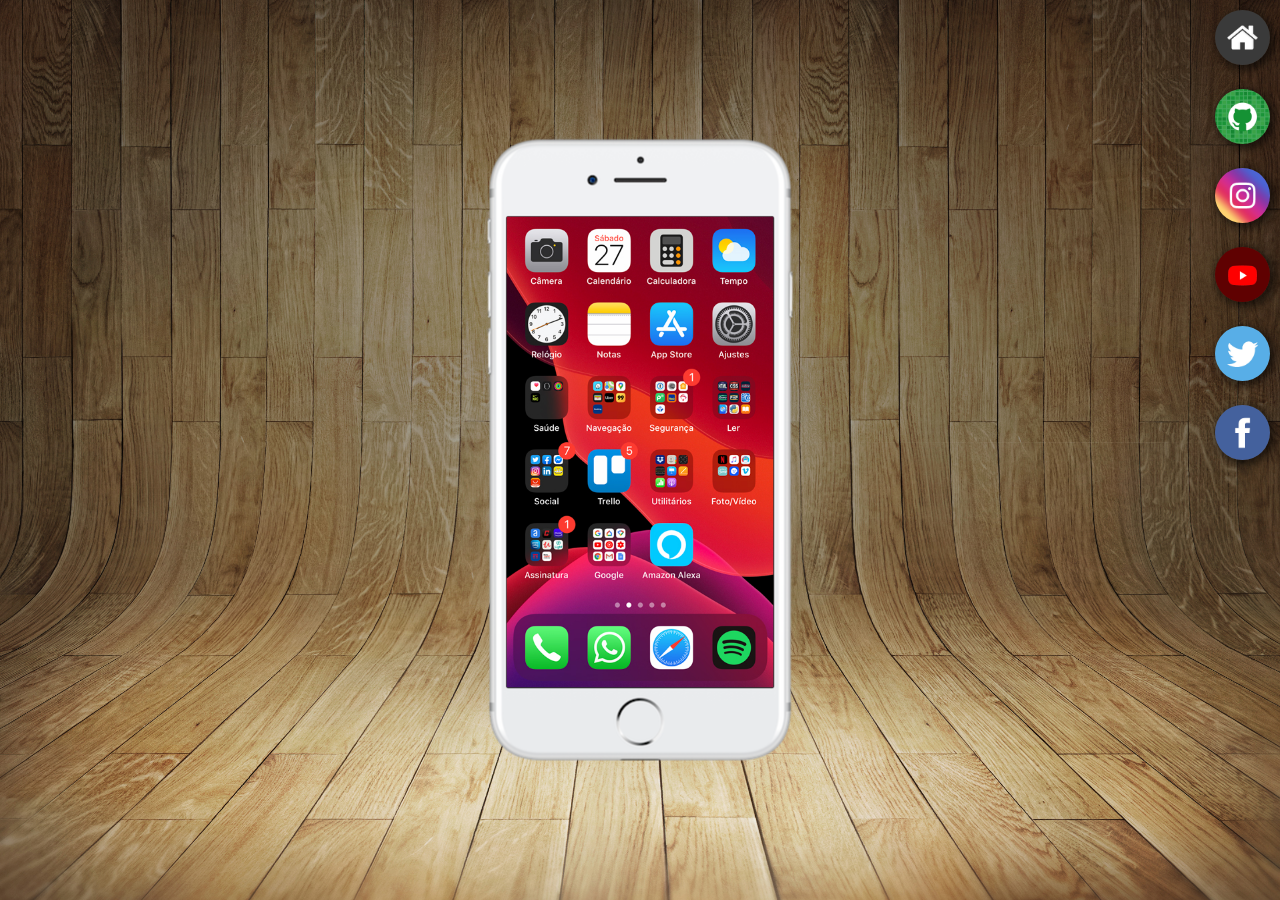
<file: index.html>
<!DOCTYPE html>
<html lang="pt-br">
<head>
    <meta charset="UTF-8">
    <meta name="viewport" content="width=device-width, initial-scale=1.0">
    <title>Projeto Redes sociais</title>
    <link rel="shortcut icon" href="favicon.ico" type="image/x-icon">
    <link rel="stylesheet" href="estilos/style.css">
    <style>
        
    </style>
</head>
<body>
    <main>
        <section id="telefone">
            <iframe src="home.html" frameborder="0" name="tela" id="tela"> Seu Navegador não é compativel com esse recurso</iframe>
        </section>
        <section id="redes-sociais">
            <ul>
                <li><a href="home.html" target="tela"><img src="imagens/logo-home.jpg" alt="Home"></a>
                </li>
                <li><a href="#" target="tela"><img src="imagens/logo-github.jpg" alt="Github"></a>
                </li>
                <li><a href="#" target="tela"><img src="imagens/logo-instagram.jpg" alt="Instagram"></a>
                </li>
                <li><a href="#" target="tela"><img src="imagens/logo-youtube.jpg" alt="Youtube Guanabara"></a>
                </li>
                <li><a href="#" target="tela"><img src="imagens/logo-twitter.jpg" alt="Twitter Guanabara"></a>
                </li>
                <li><a href="#" target="tela"><img src="imagens/logo-facebook.jpg" alt="Facebook Guanabara"></a>
                </li>
            </ul>
            
        </section>
    </main>
</body>
</html>
</file>
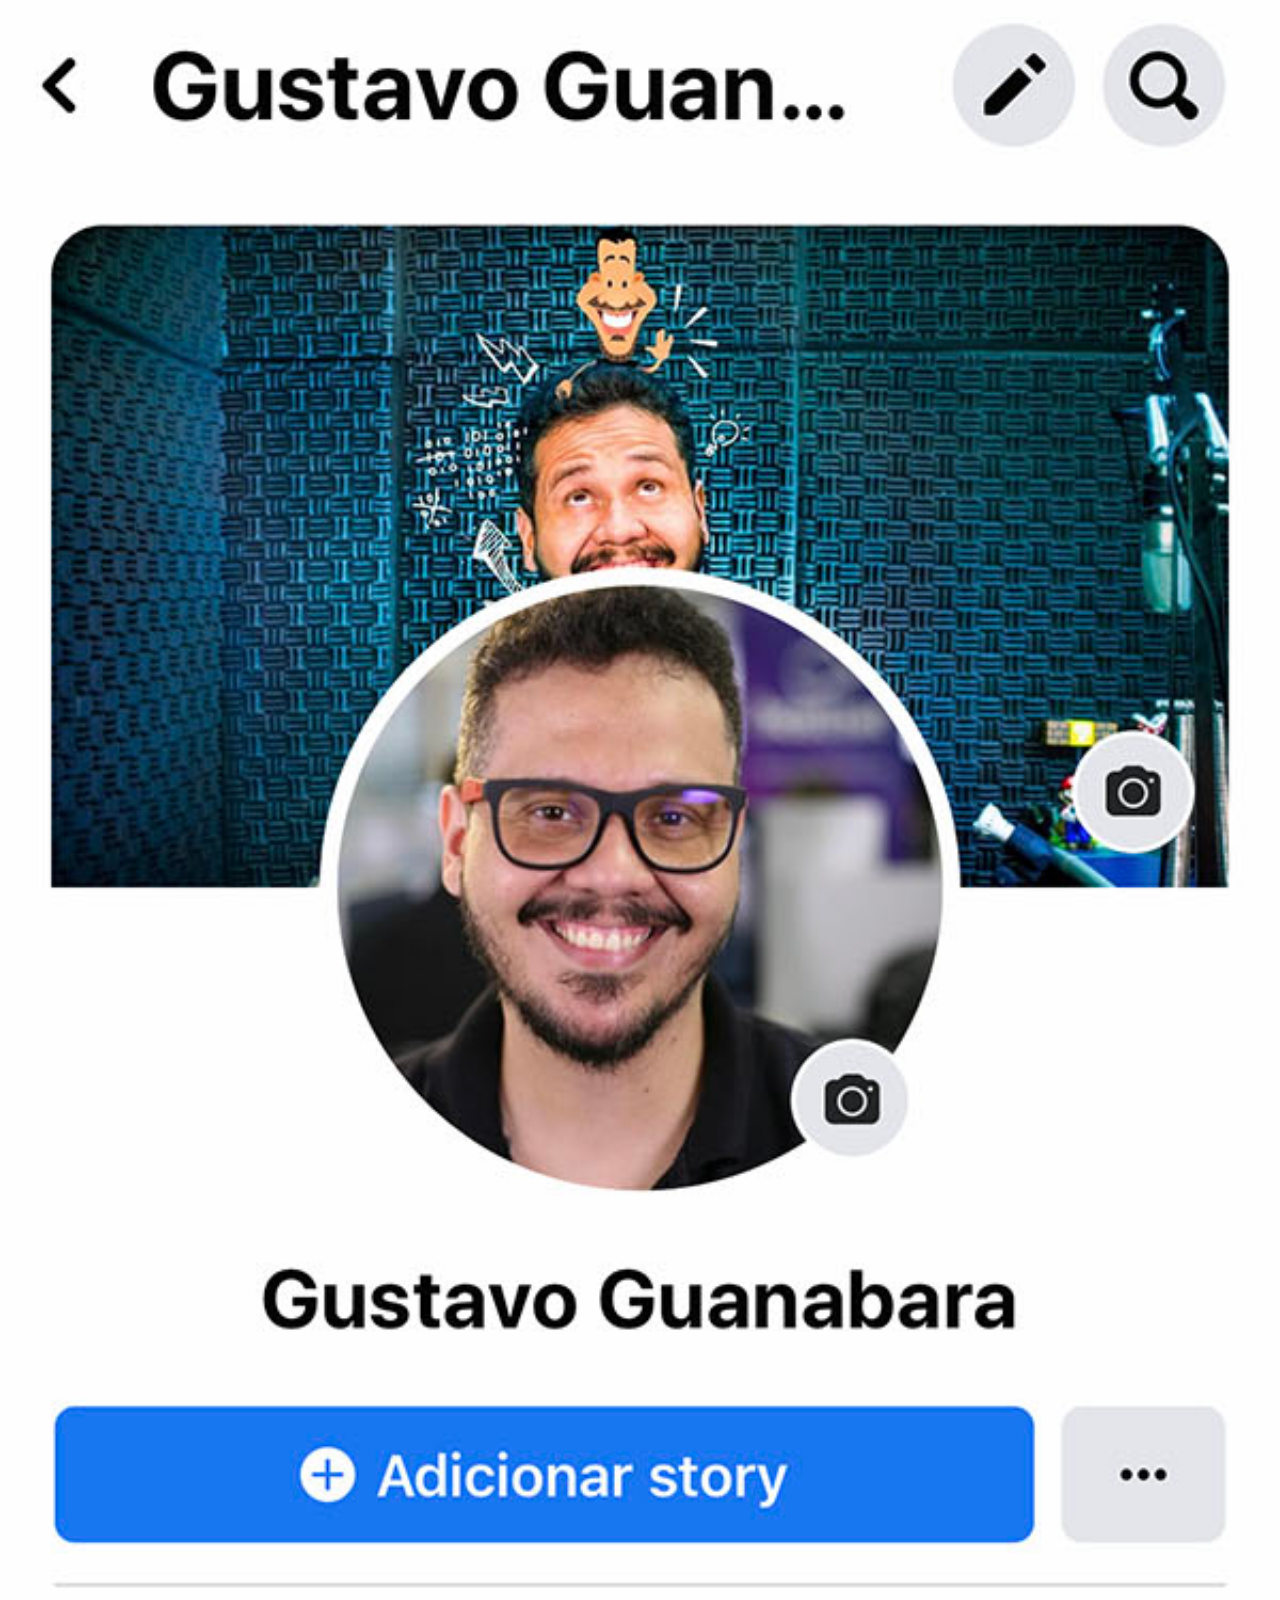
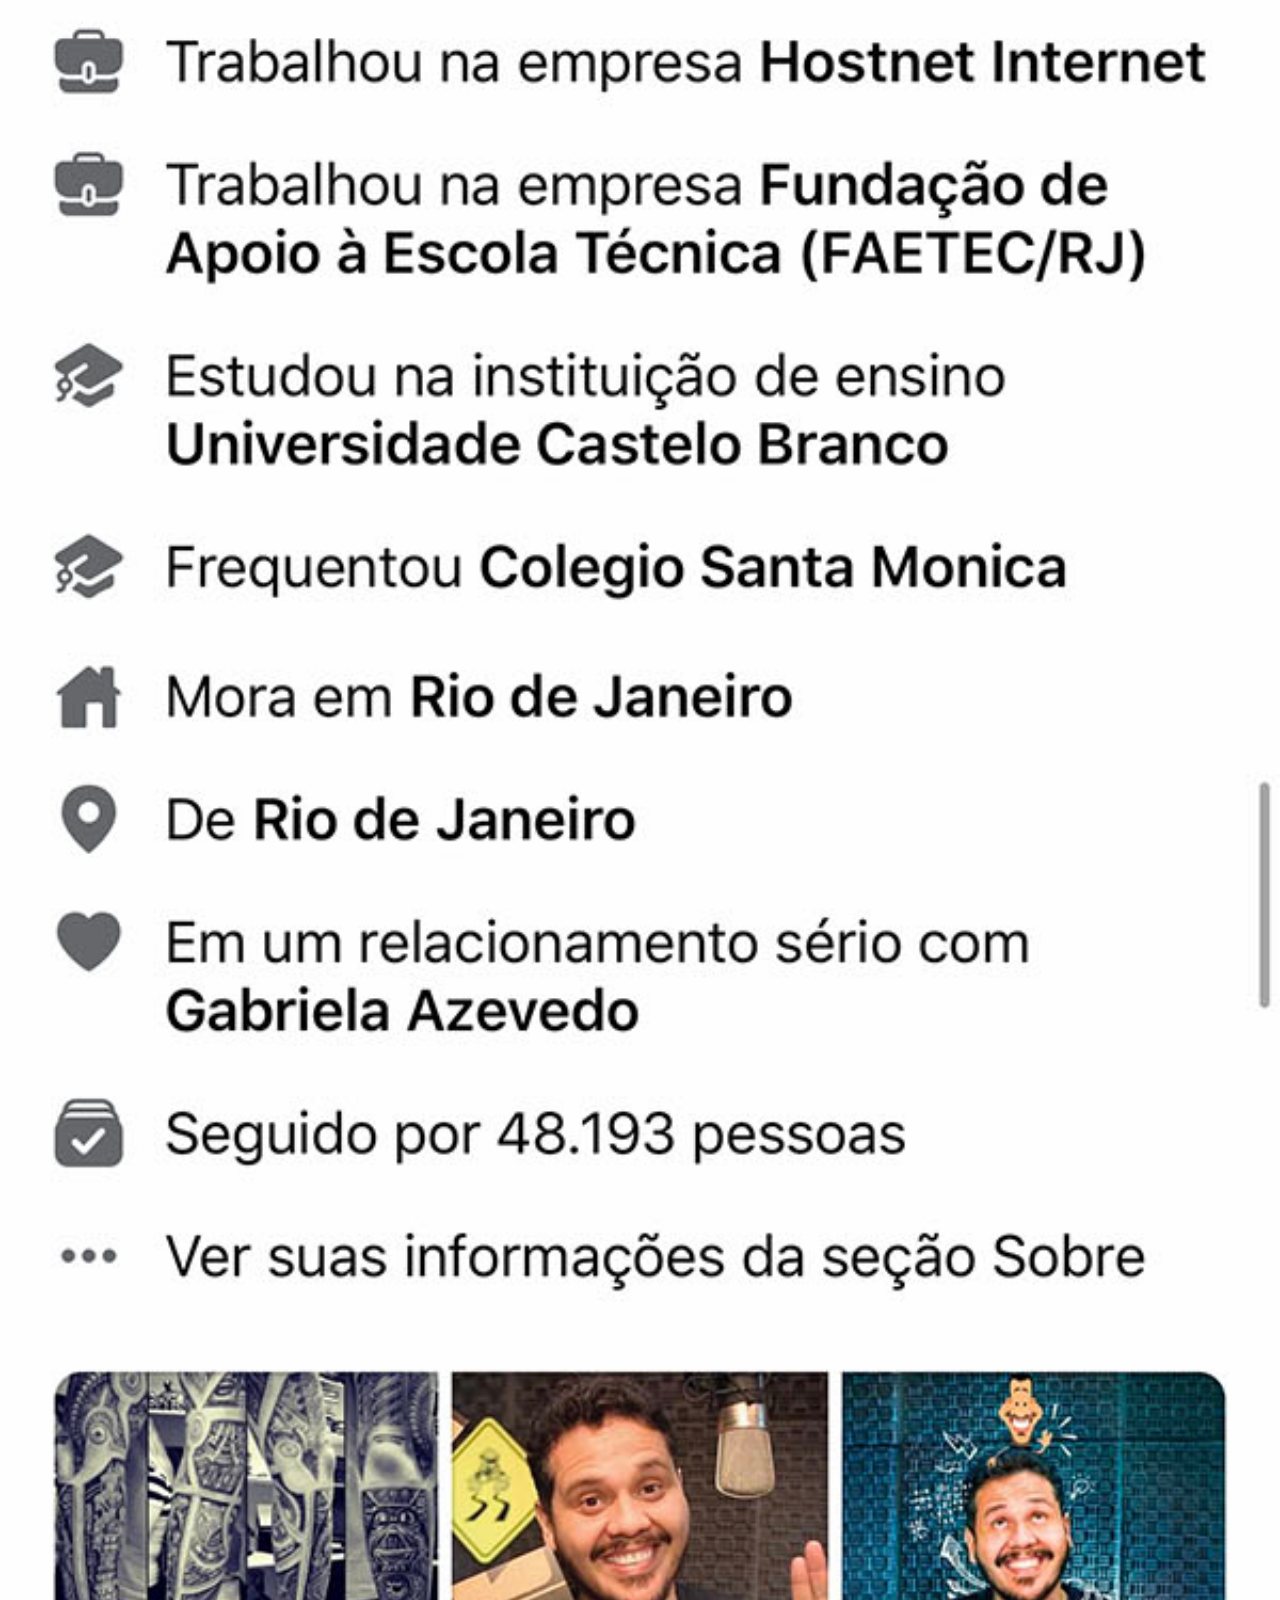
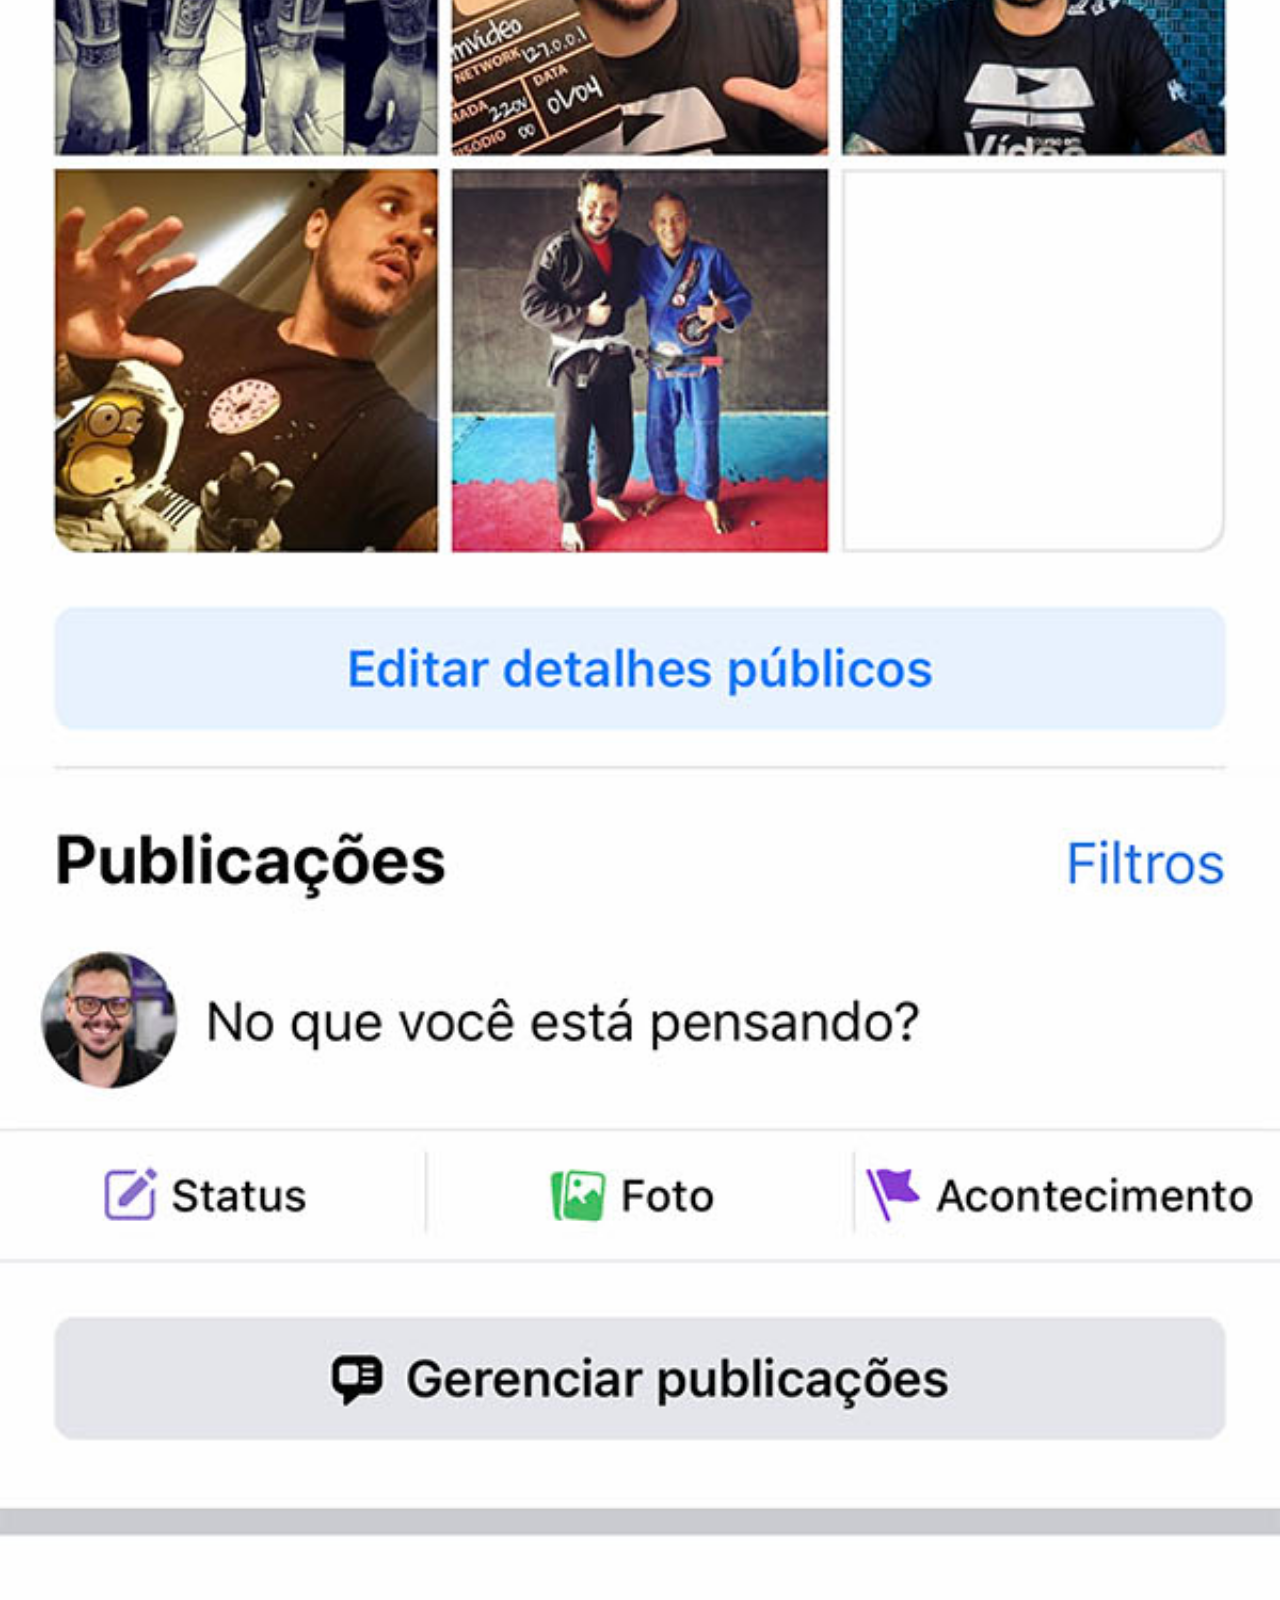
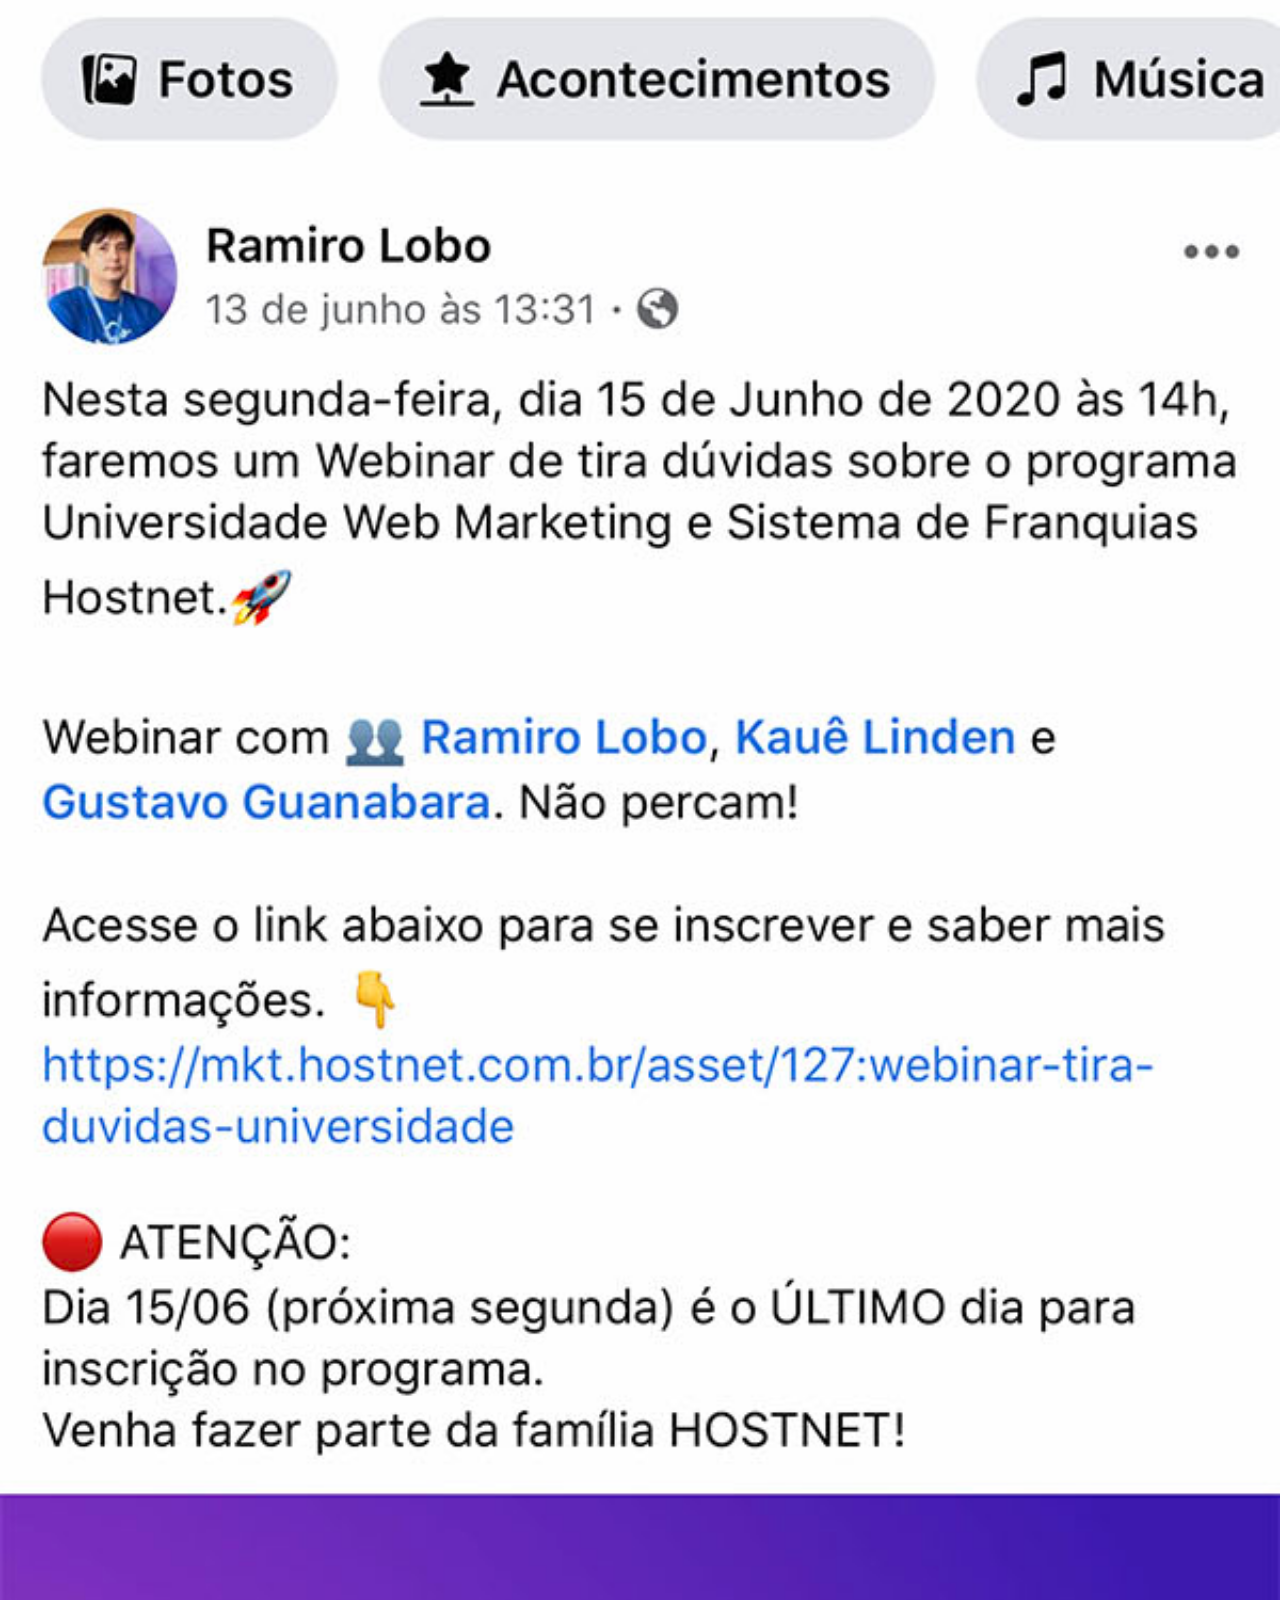
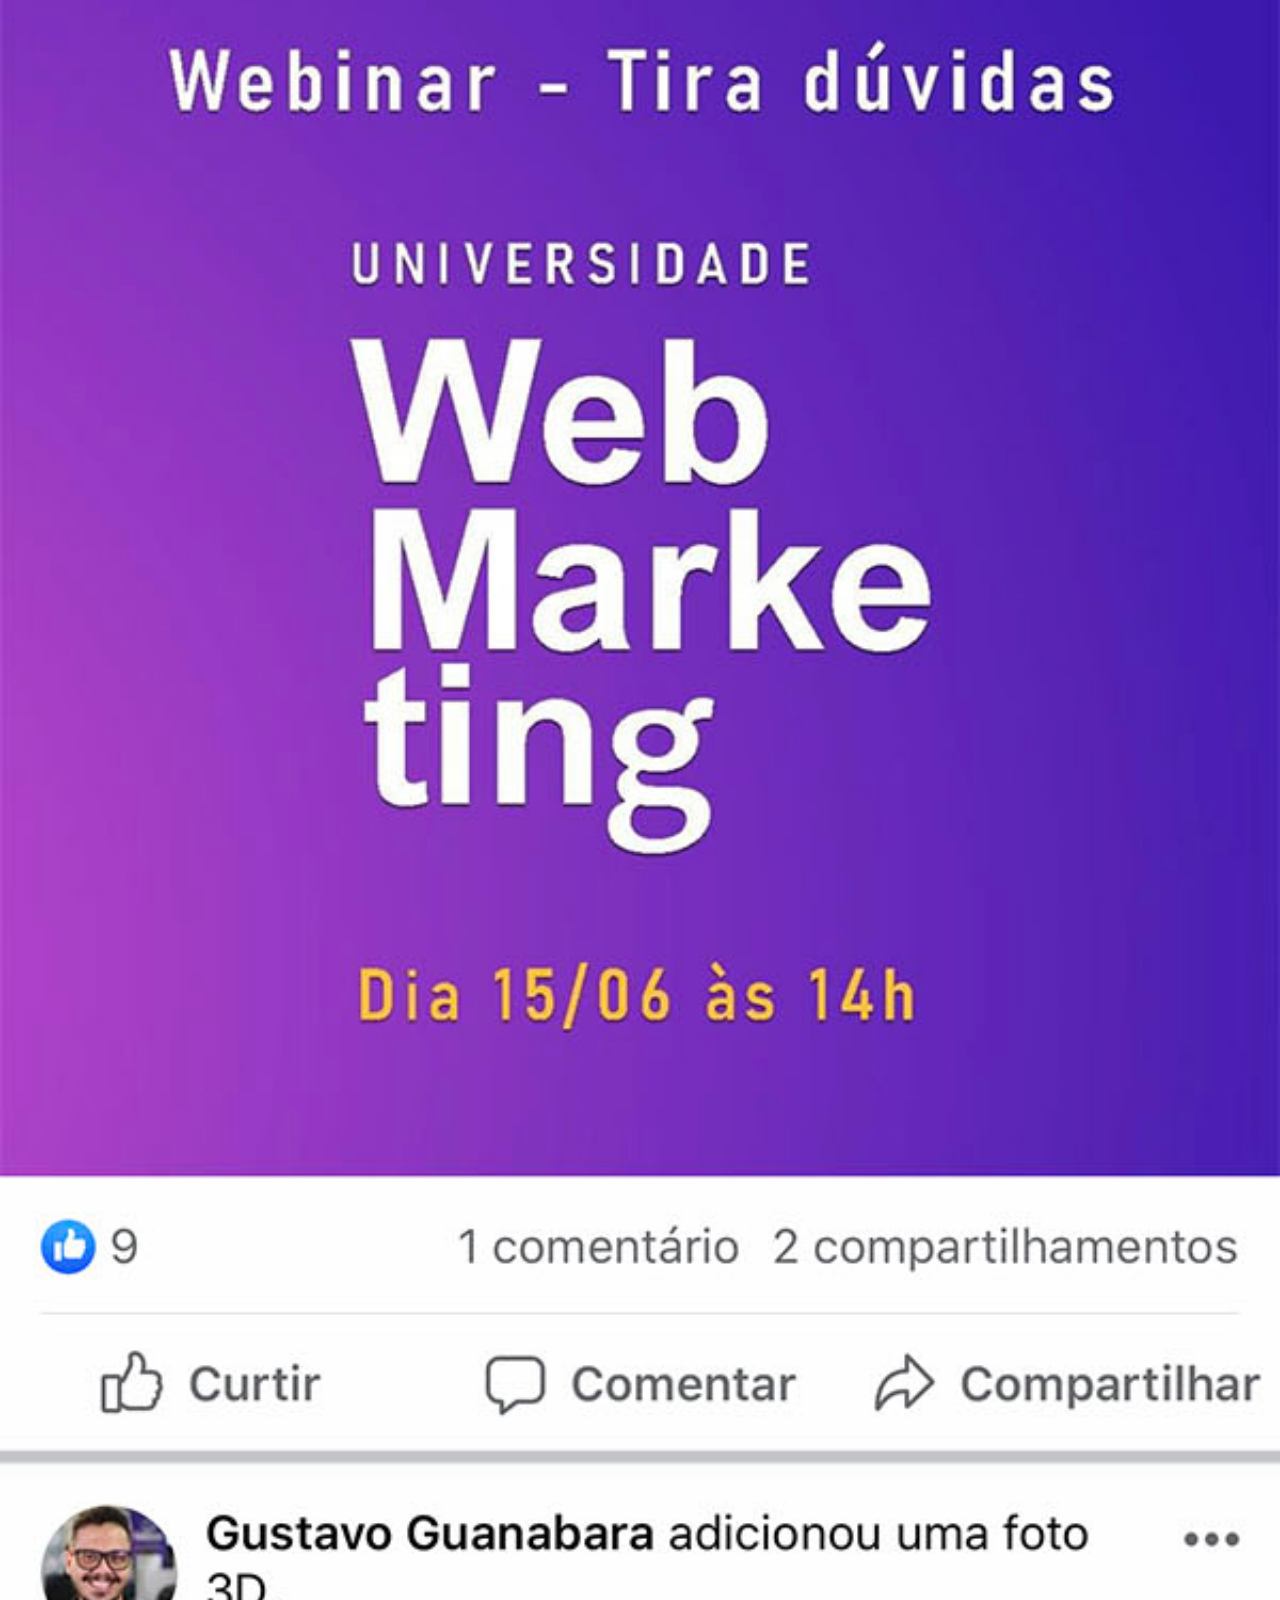
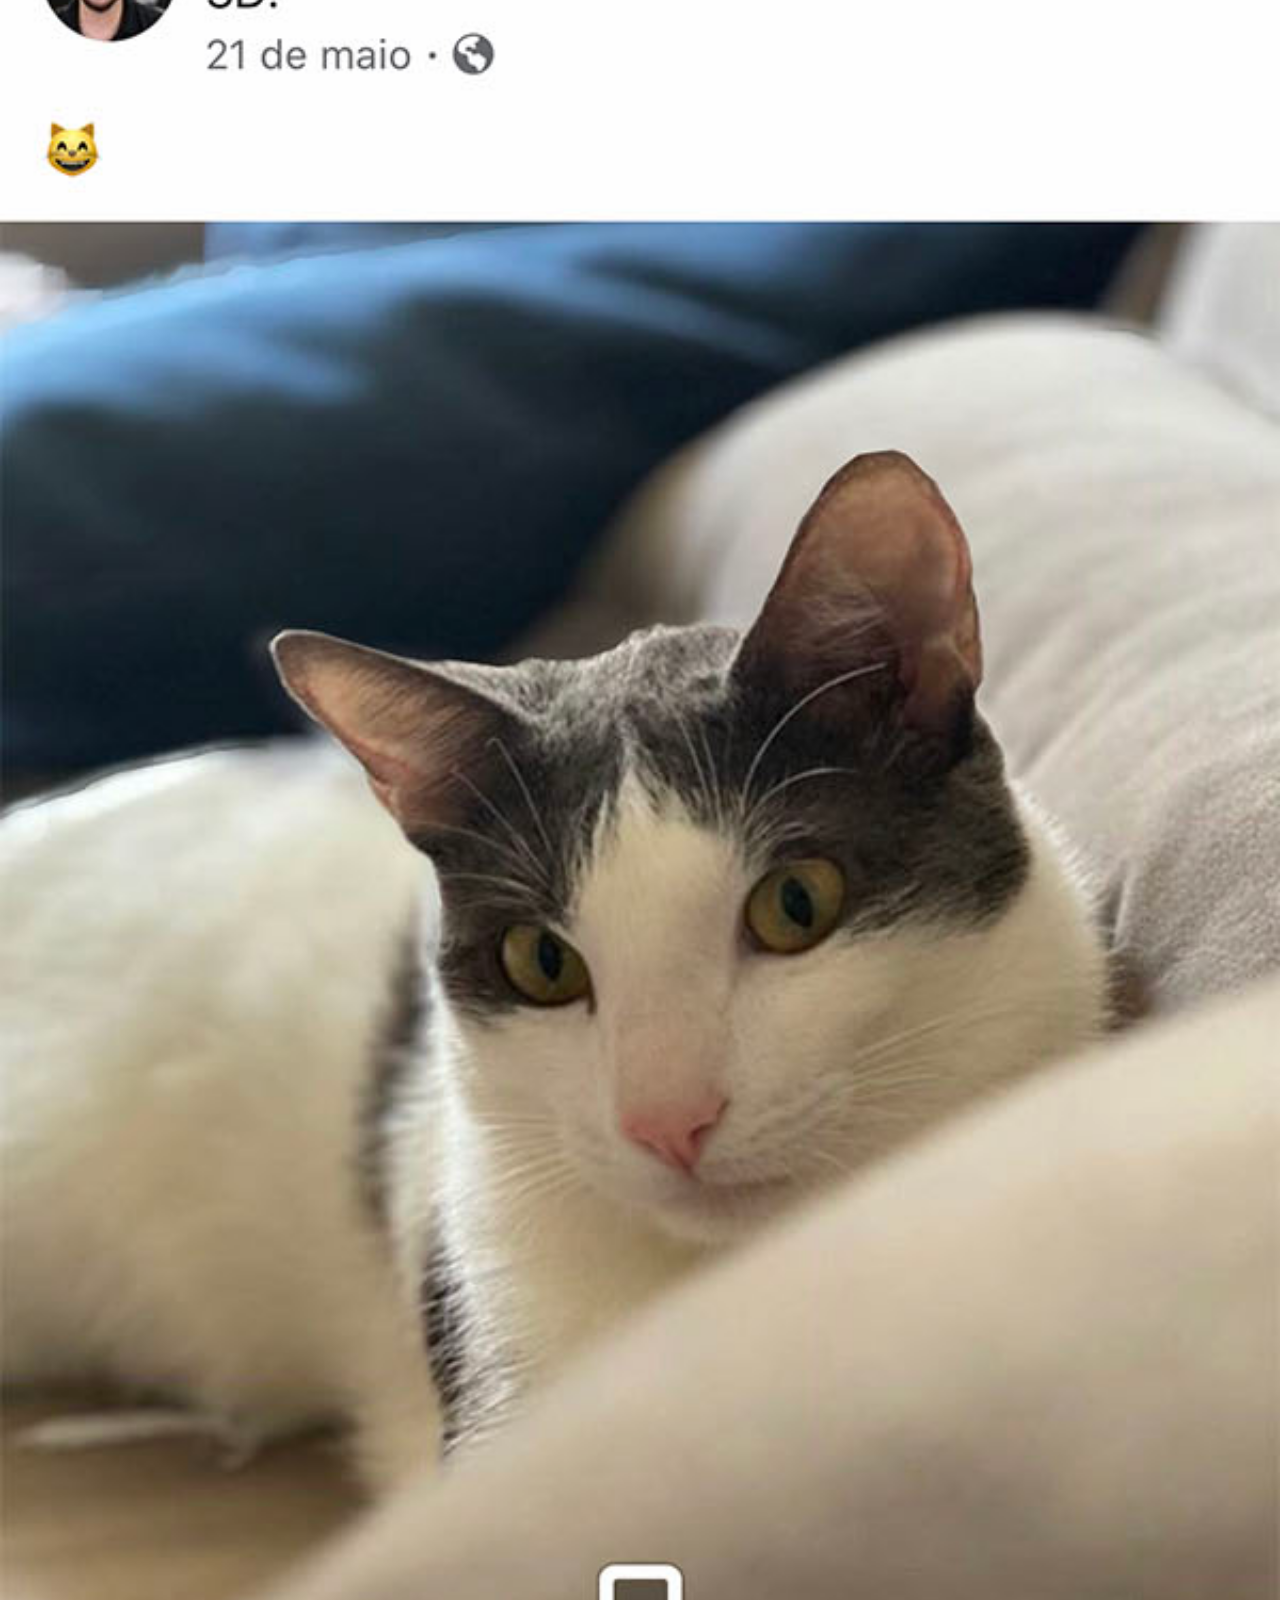
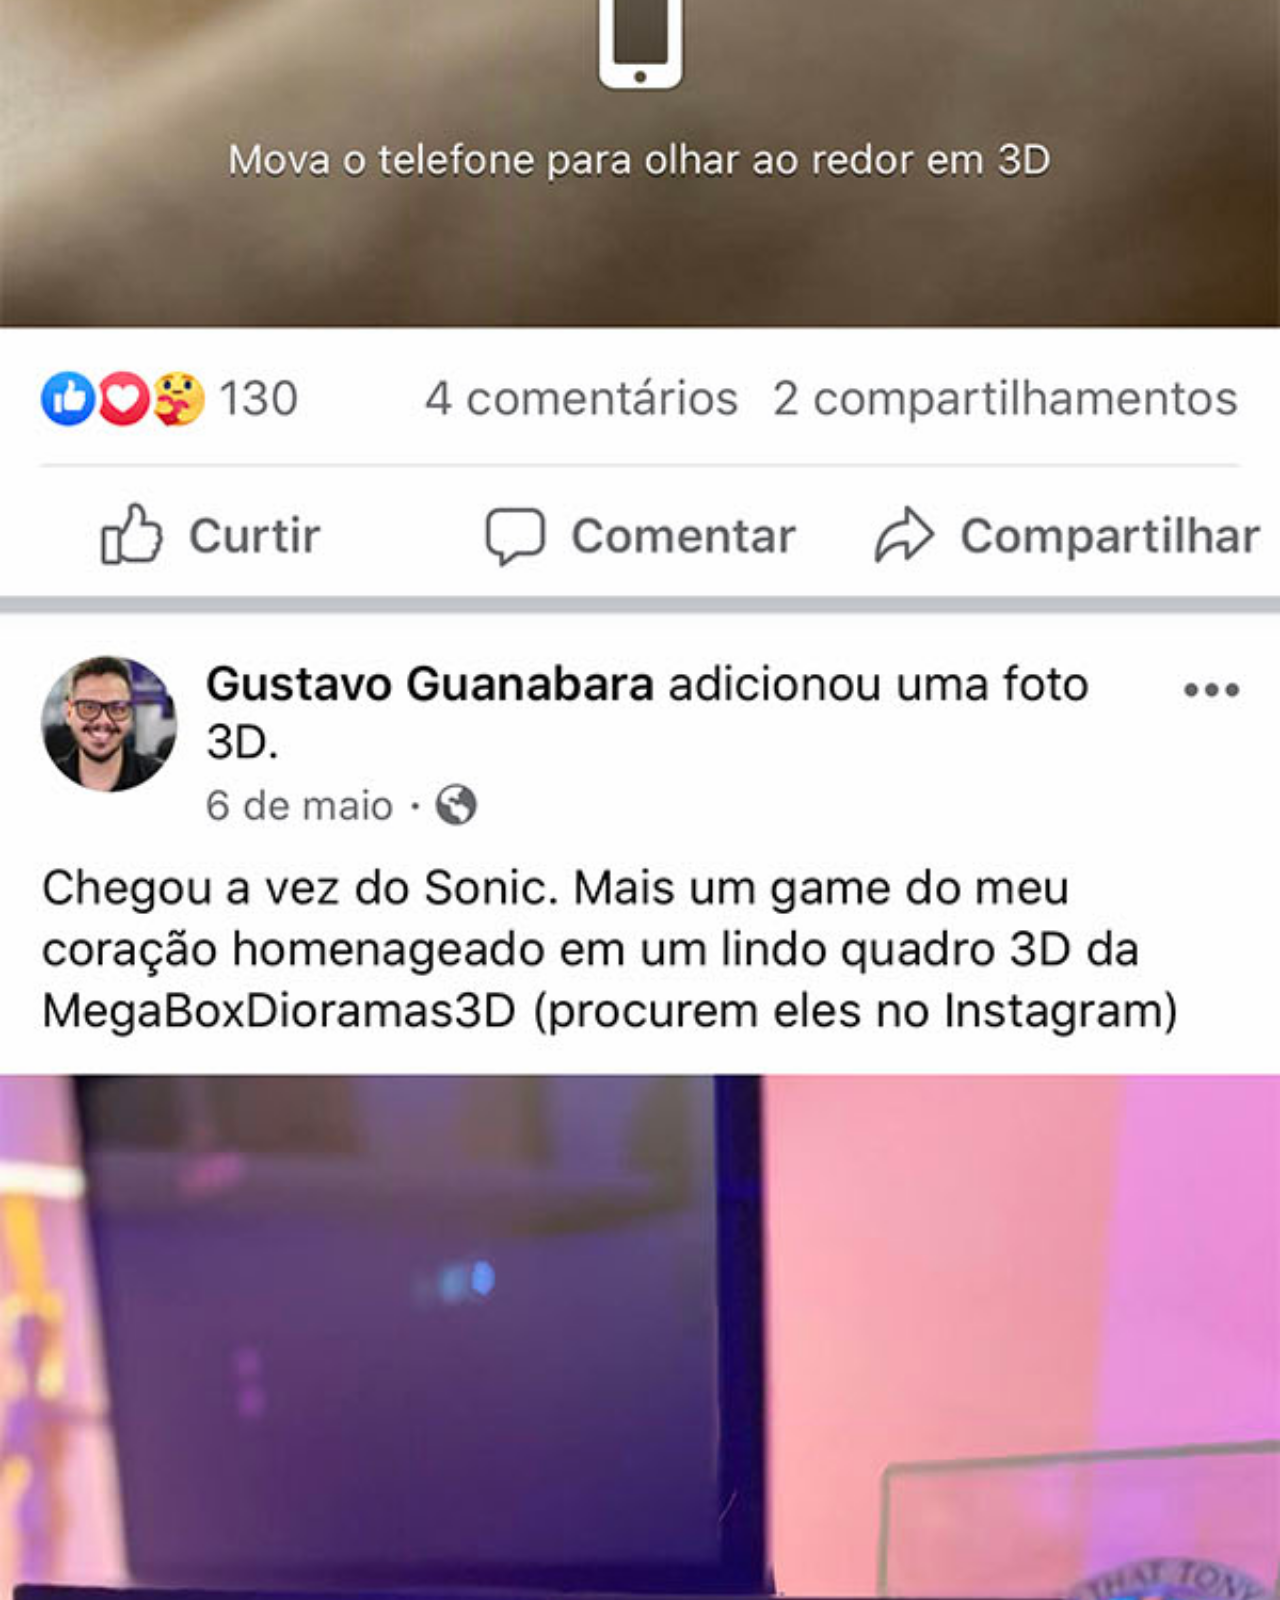
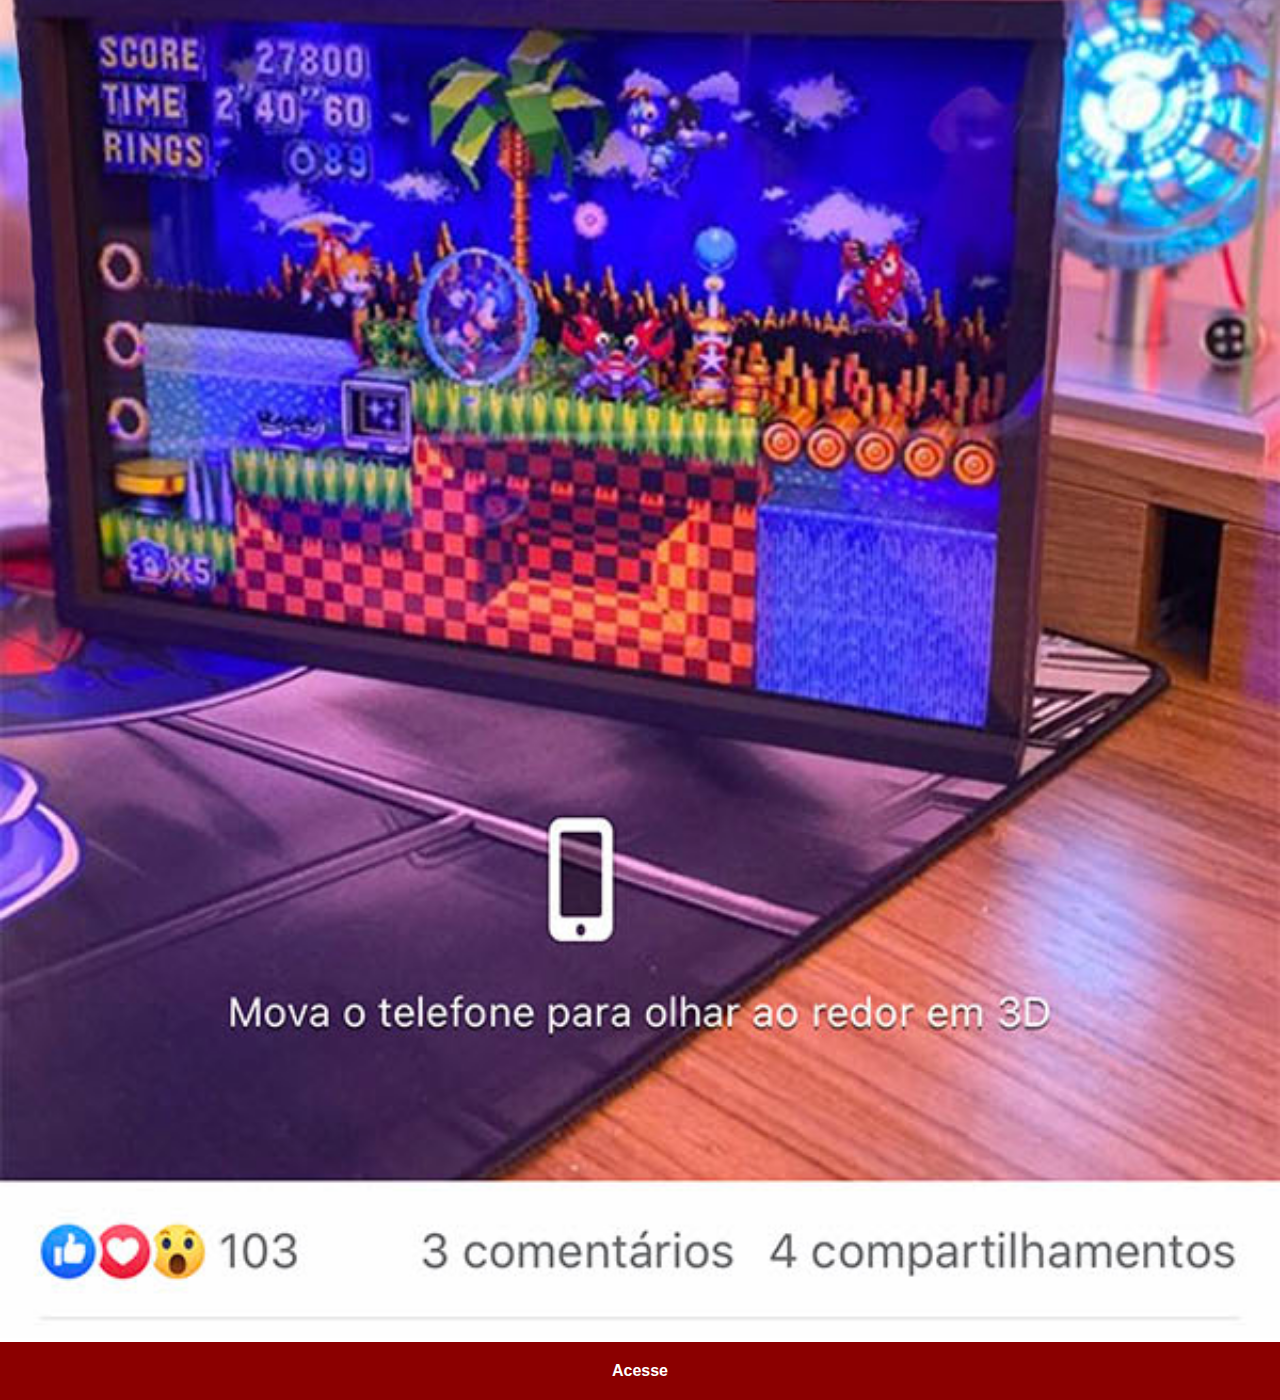
<file: facebook.html>
<!DOCTYPE html>
<html lang="pt-br">
<head>
    <meta charset="UTF-8">
    <meta name="viewport" content="width=device-width, initial-scale=1.0">
    <title>Facebook</title>
    <link rel="stylesheet" href="estilos/social.css">
</head>
<body>
    <img src="imagens/tela-facebook.jpg" alt="Facebook">
    <a href="https://www.facebook.com/gustavoguanabara/?locale=pt_BR">Acesse</a>
</body>
</html>
</file>
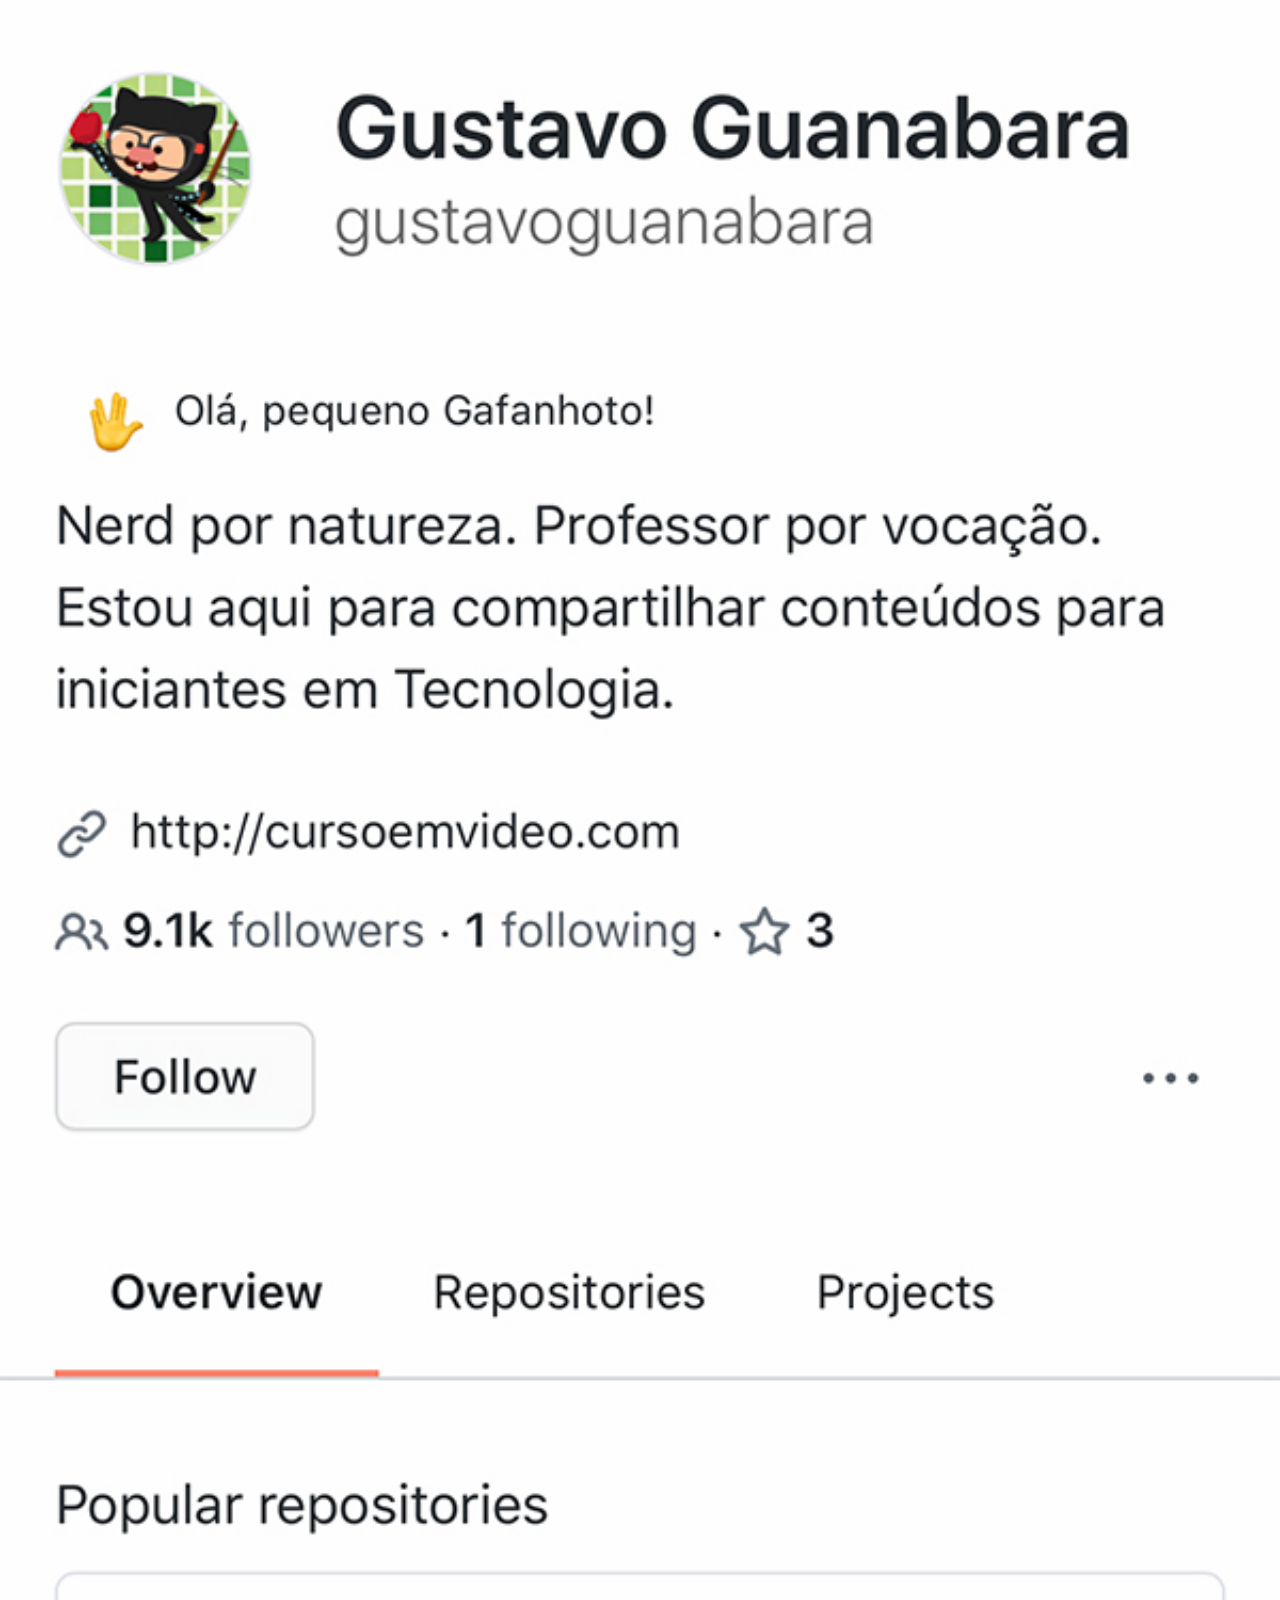
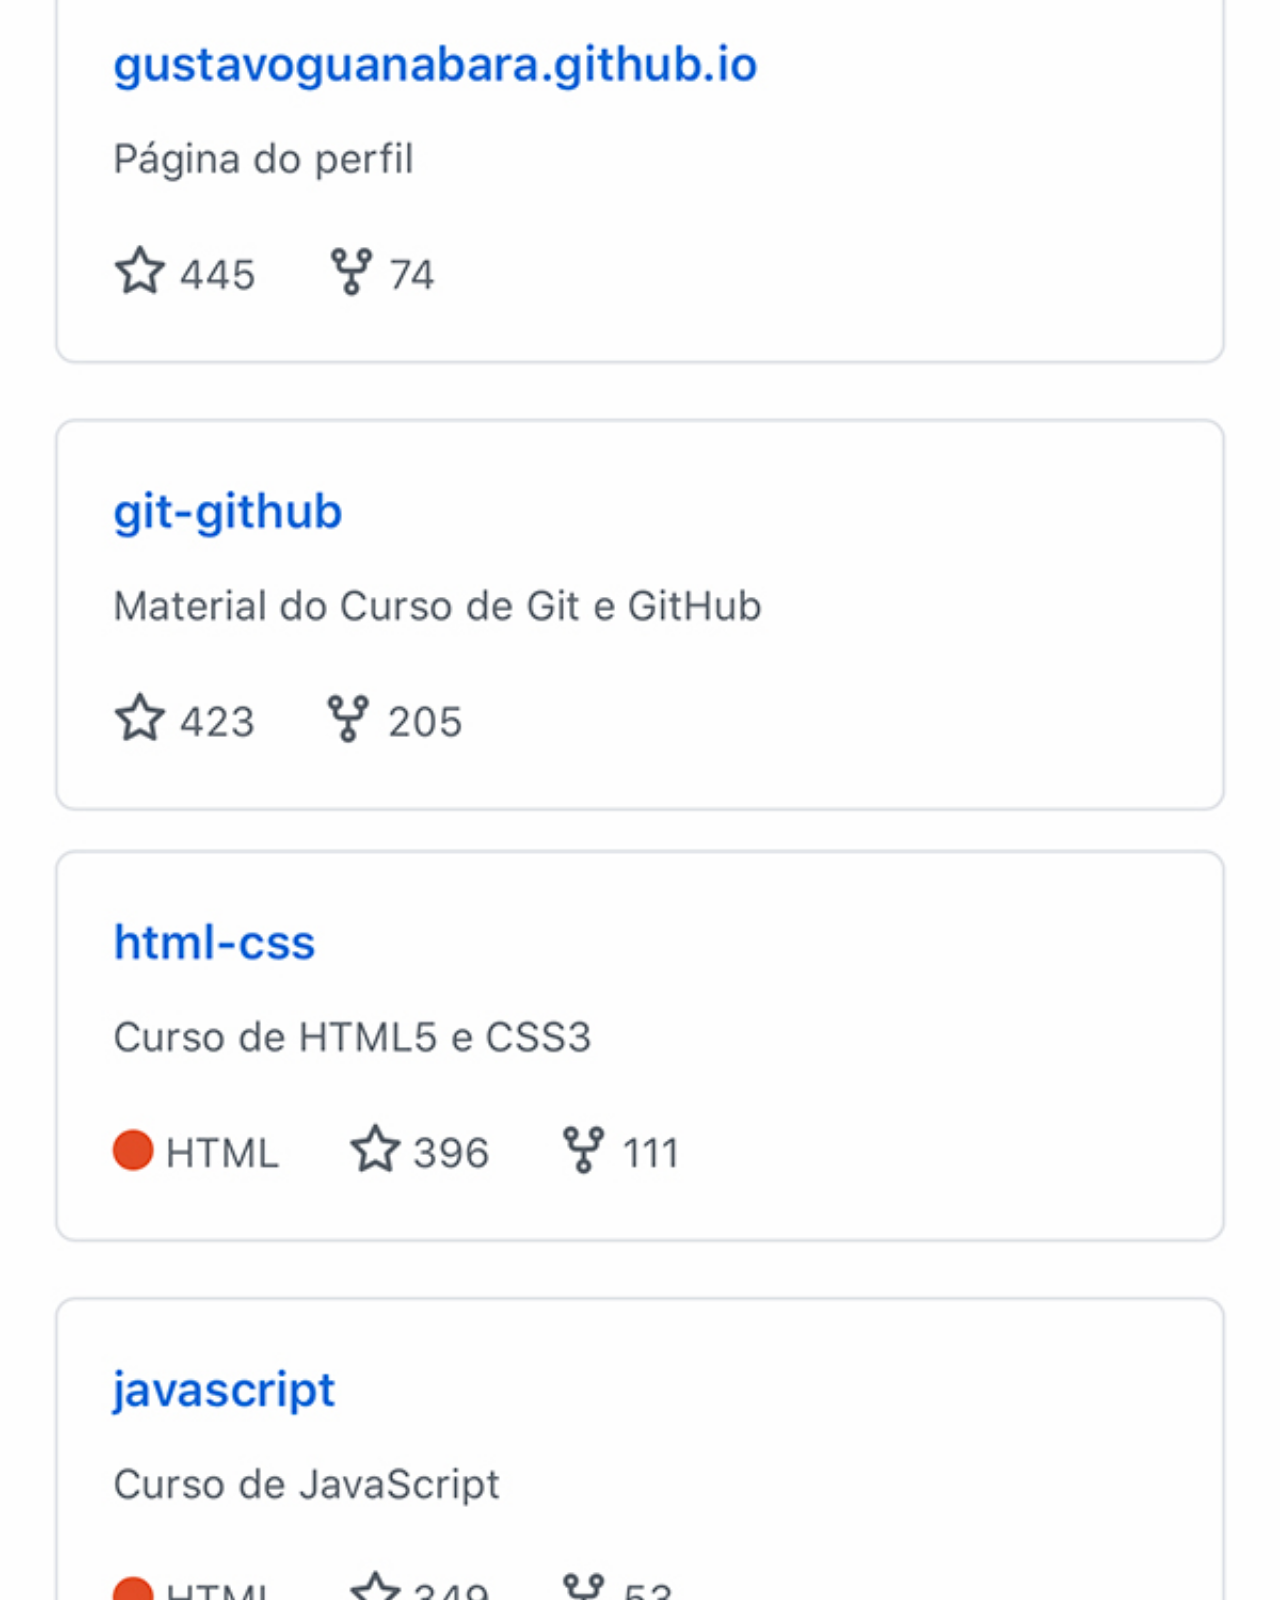
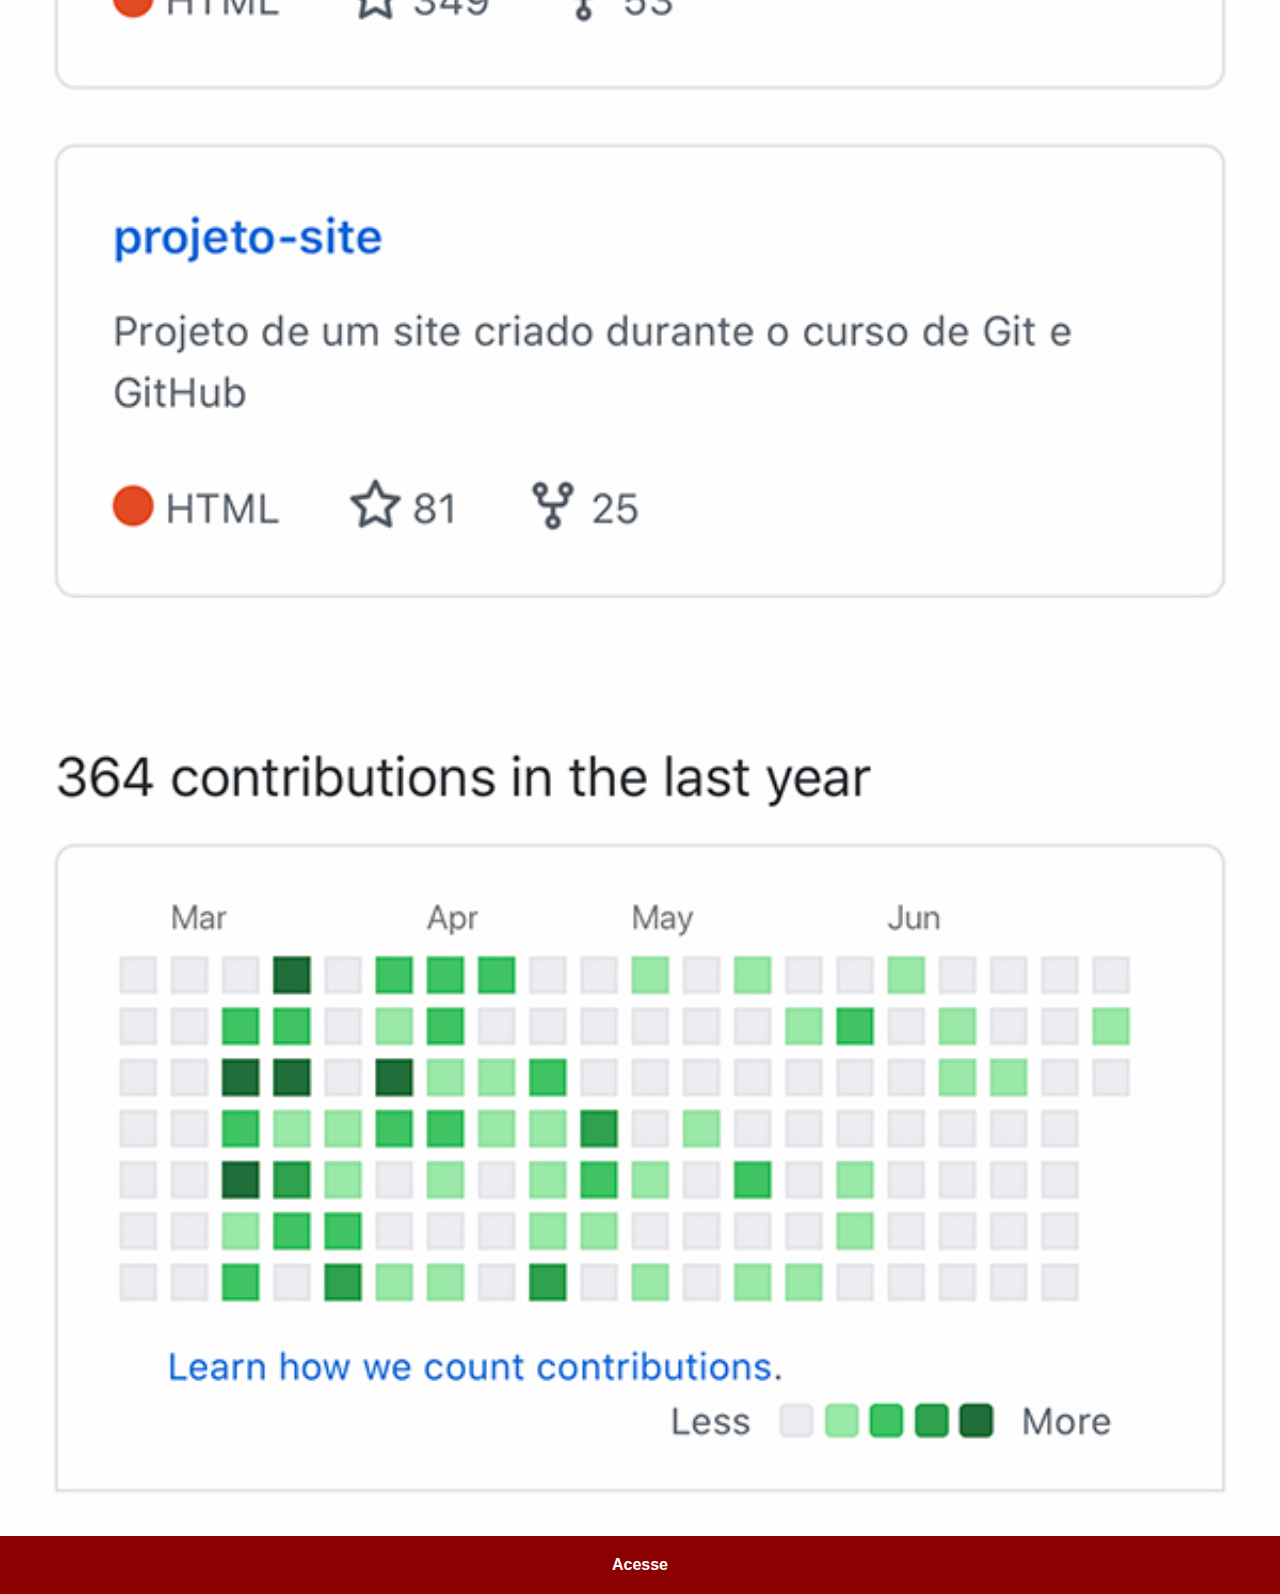
<file: github.html>
<!DOCTYPE html>
<html lang="pt-br">
<head>
    <meta charset="UTF-8">
    <meta name="viewport" content="width=device-width, initial-scale=1.0">
    <title>GitHub</title>
    <link rel="stylesheet" href="estilos/social.css">
</head>
<body>
    <img src="imagens/tela-github.jpg" alt="GitHub">
    <a href="https://github.com/gustavoguanabara" target="_blank">Acesse</a>
</body>
</html>
</file>
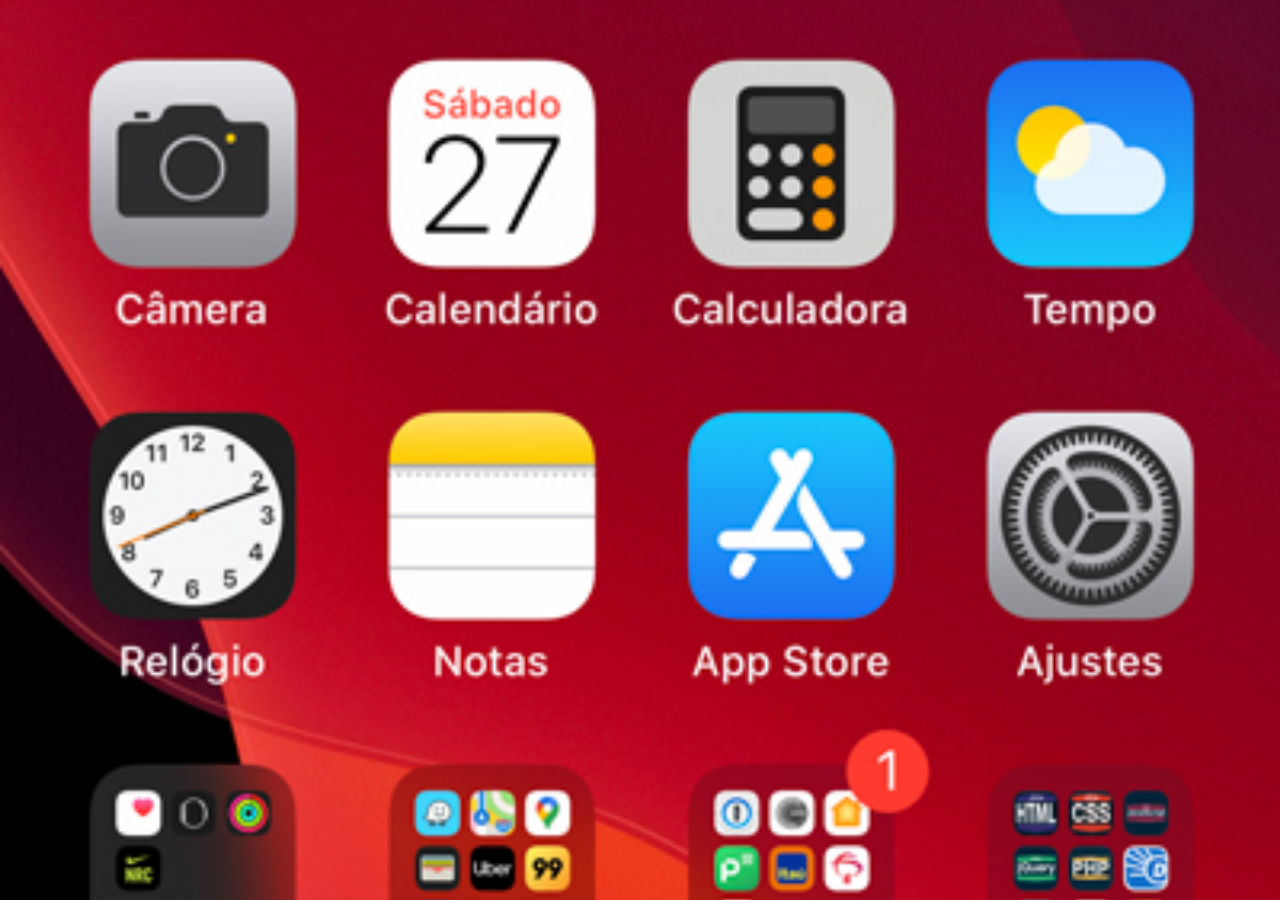
<file: home.html>
<!DOCTYPE html>
<html lang="pt-br">
<head>
    <meta charset="UTF-8">
    <meta name="viewport" content="width=device-width, initial-scale=1.0">
    <title>Home</title>
</head>
<style>
    *{
        margin: 0px;
        padding: 0px;
    }
    body{
        width: 100vw;
        height: 100vh;
        background: black url(imagens/tela-home.jpg) no-repeat top center;
        background-size: cover;
    }
</style>
<body>
    
</body>
</html>
</file>
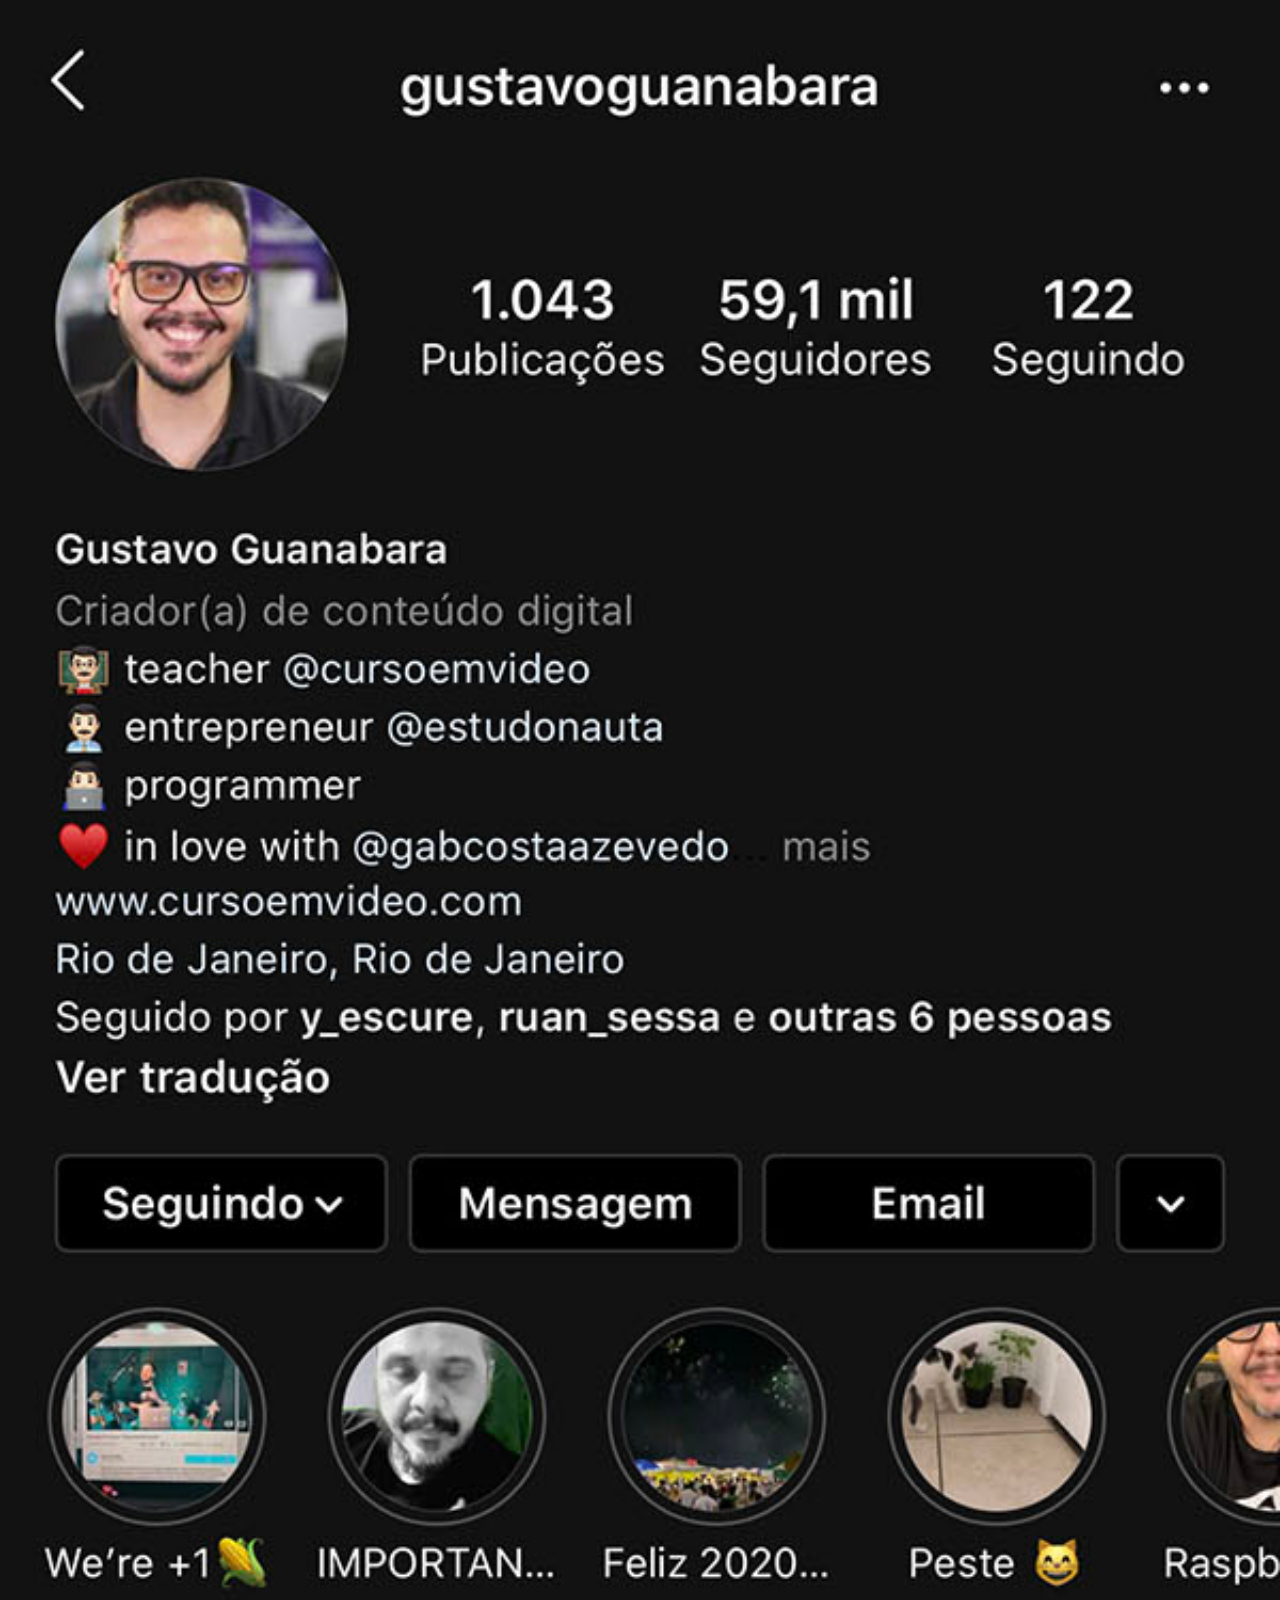
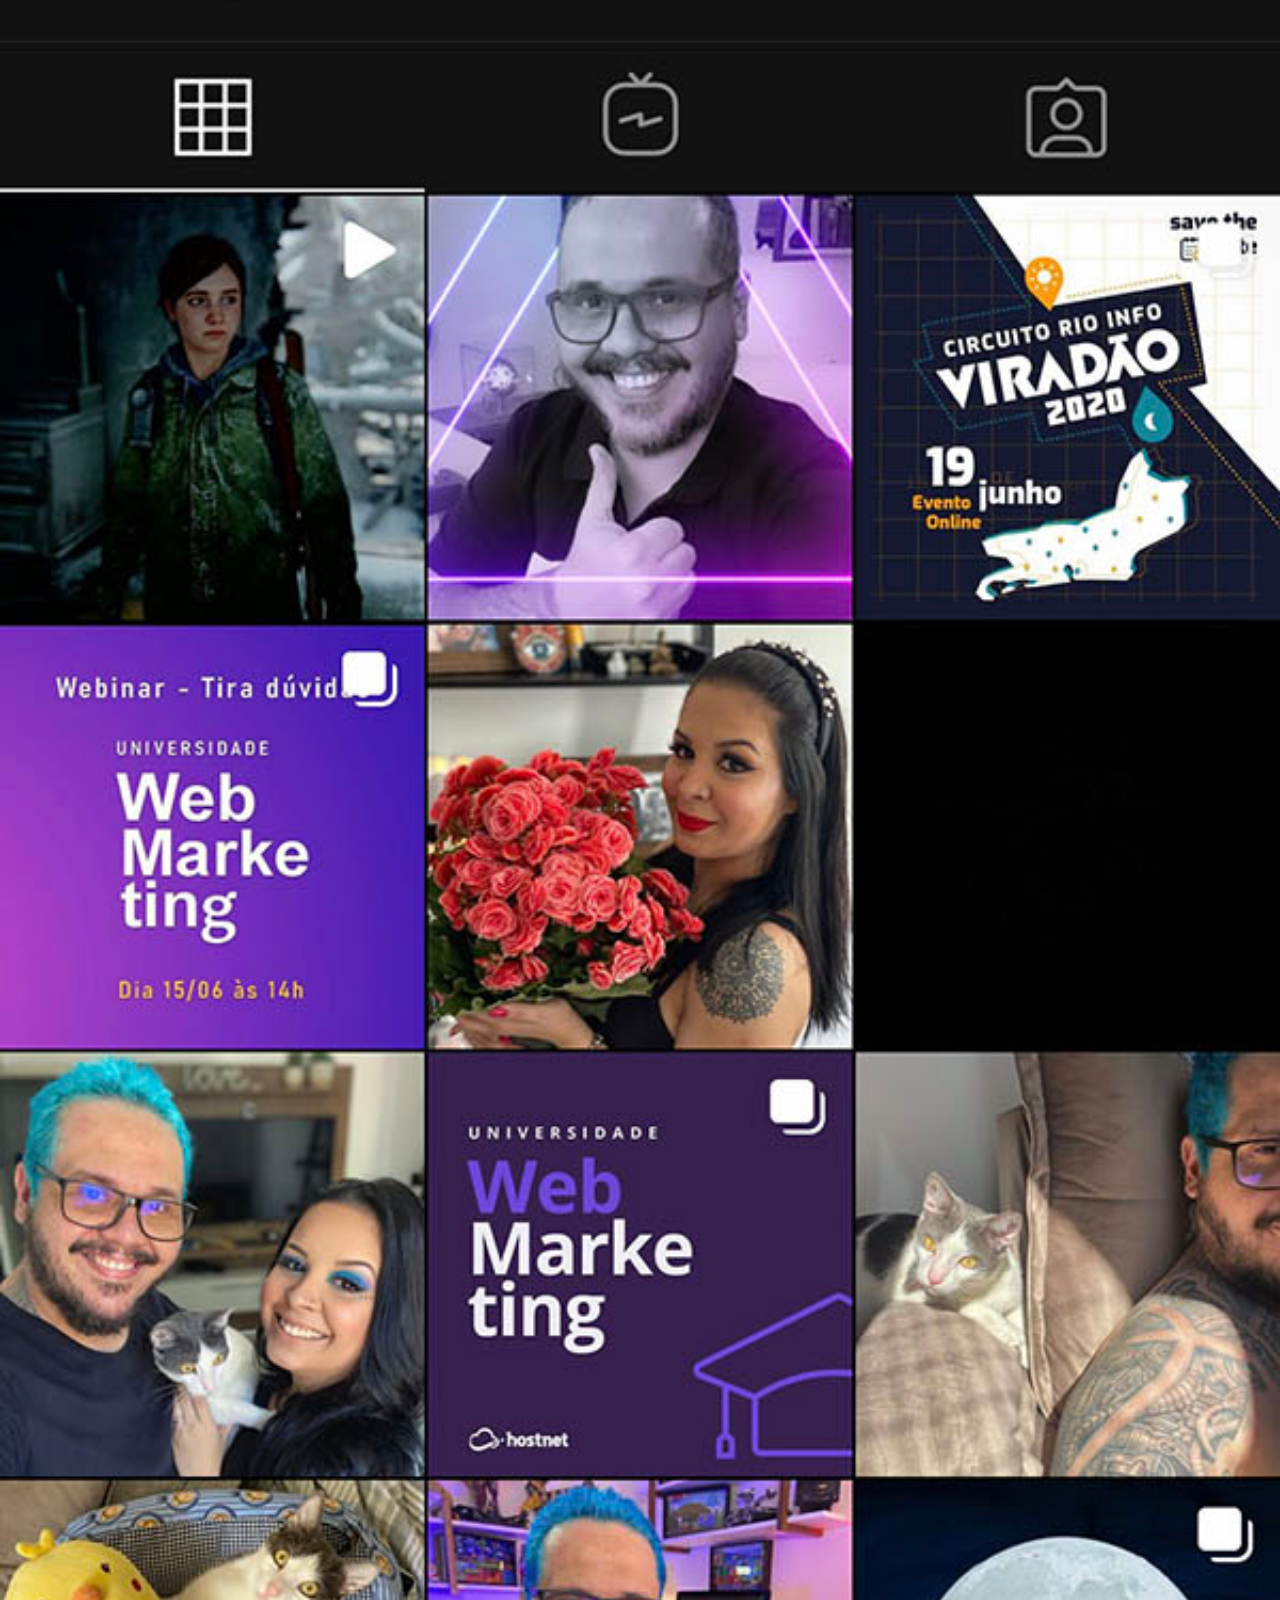
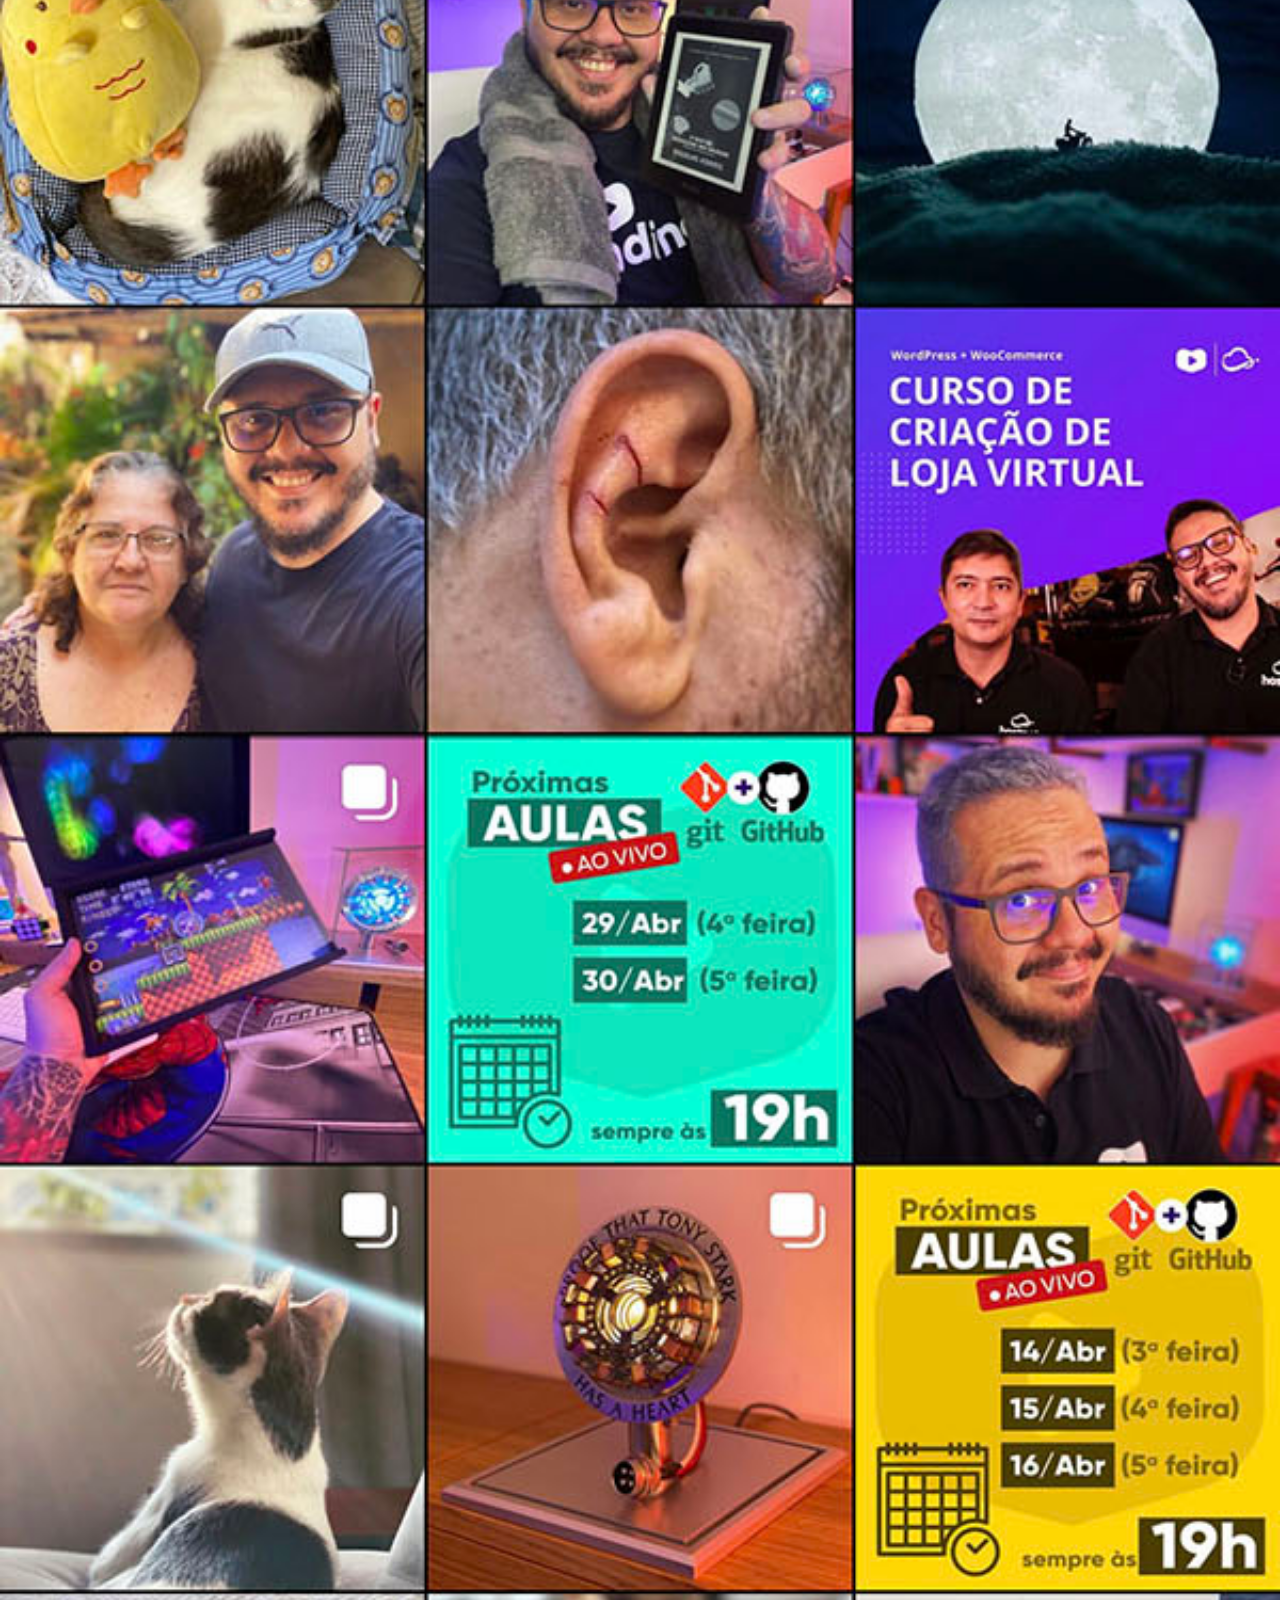
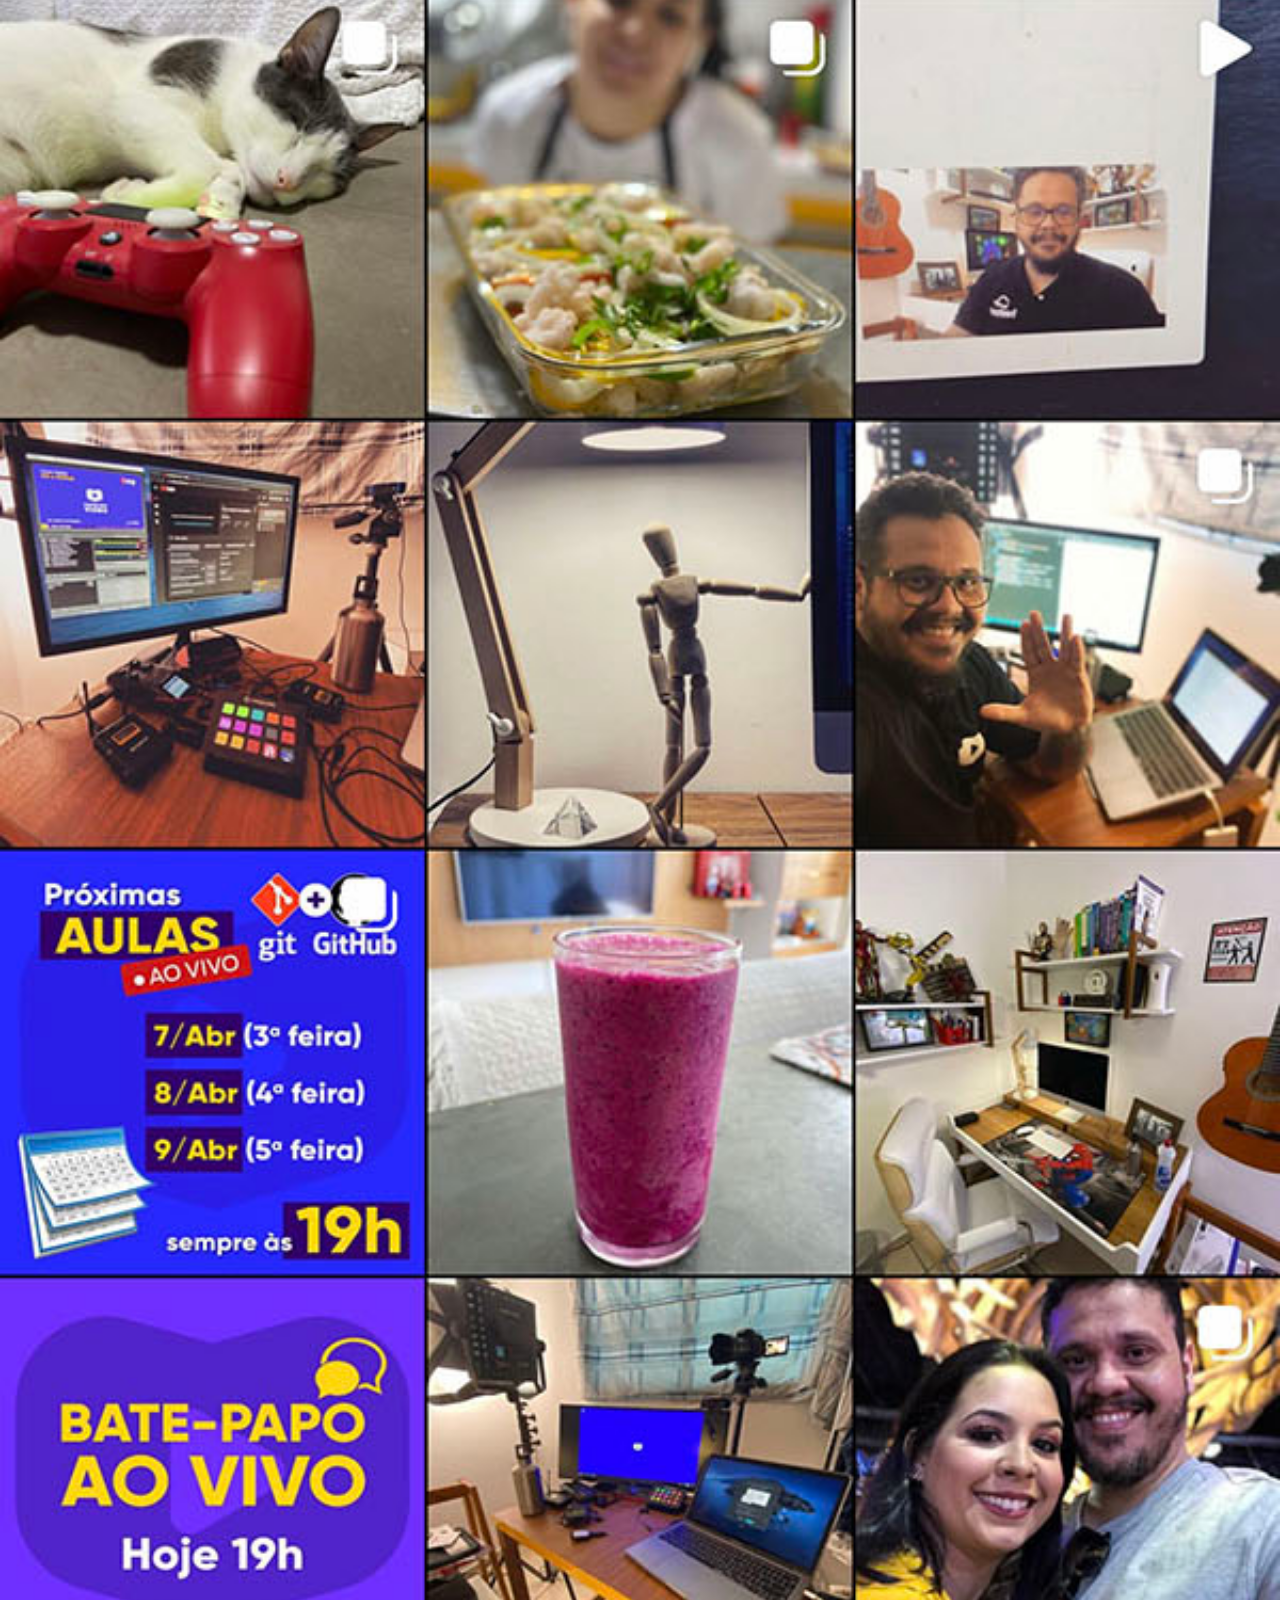
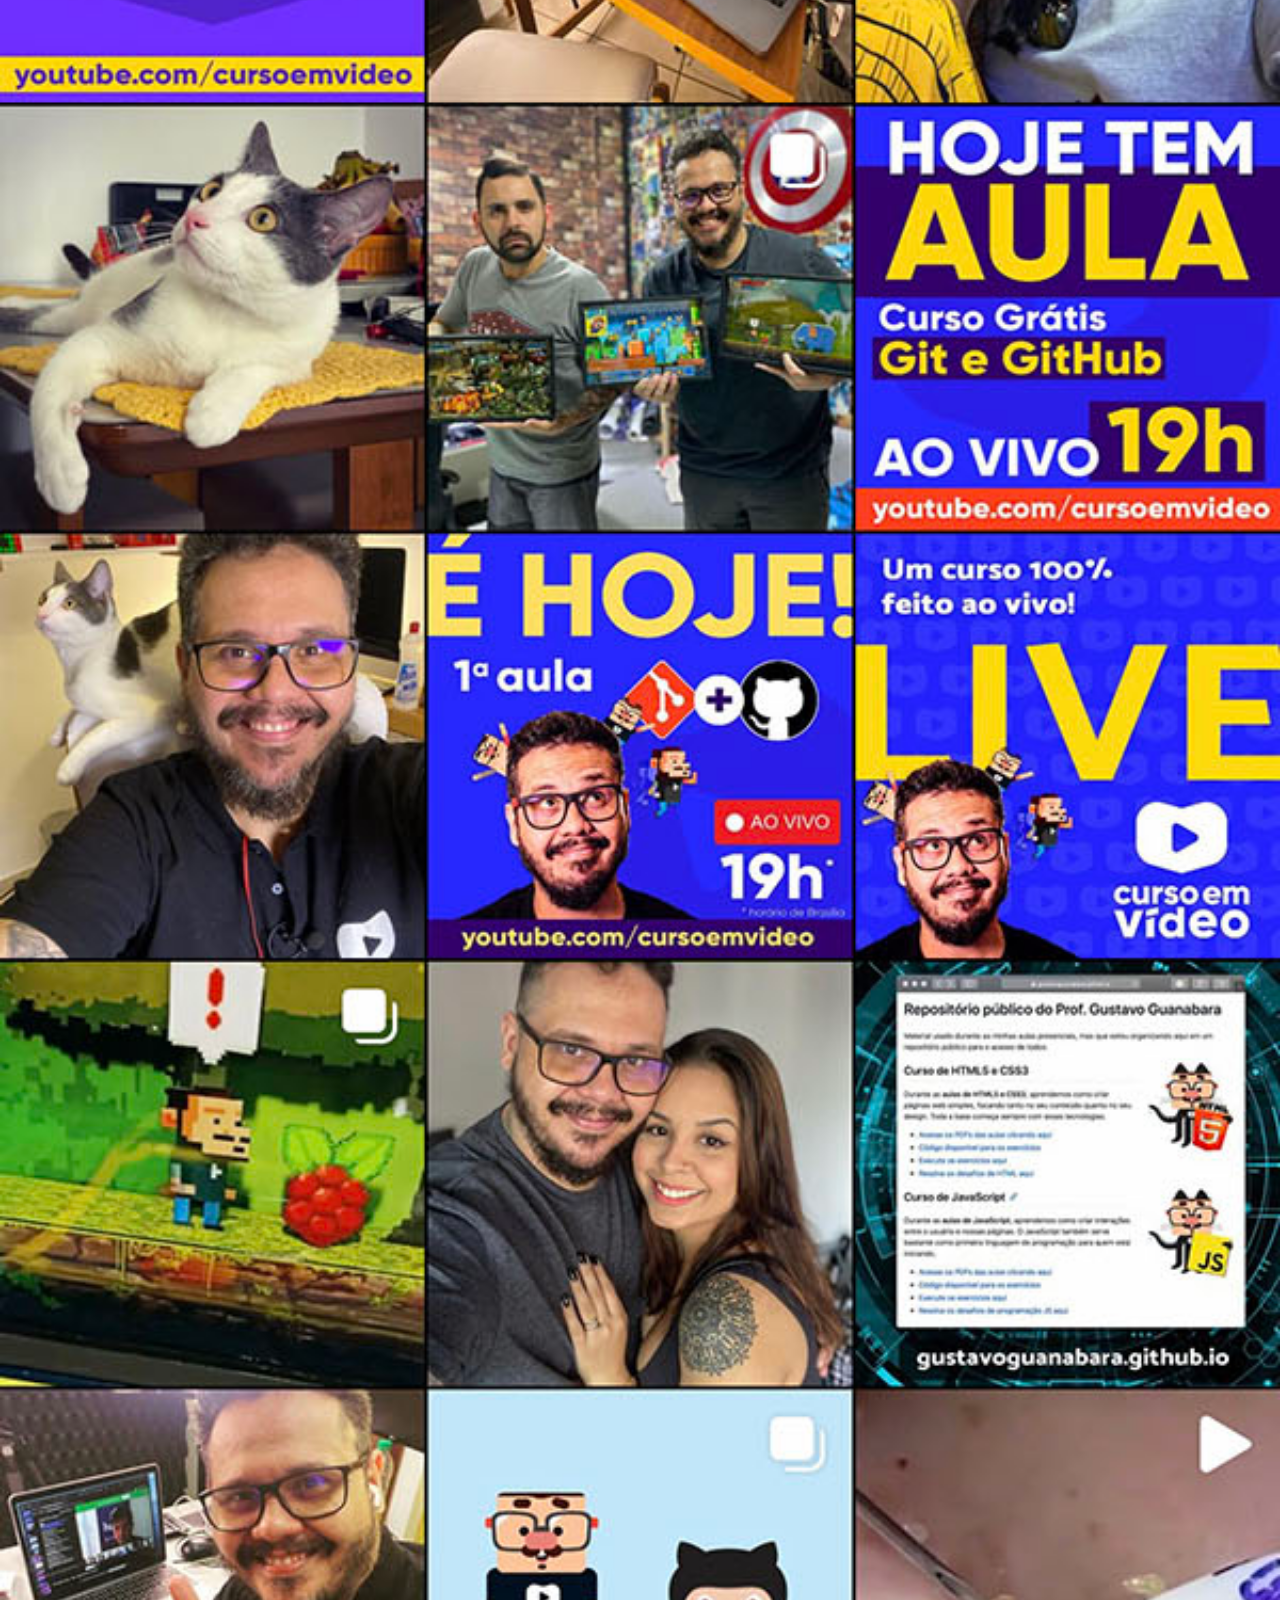
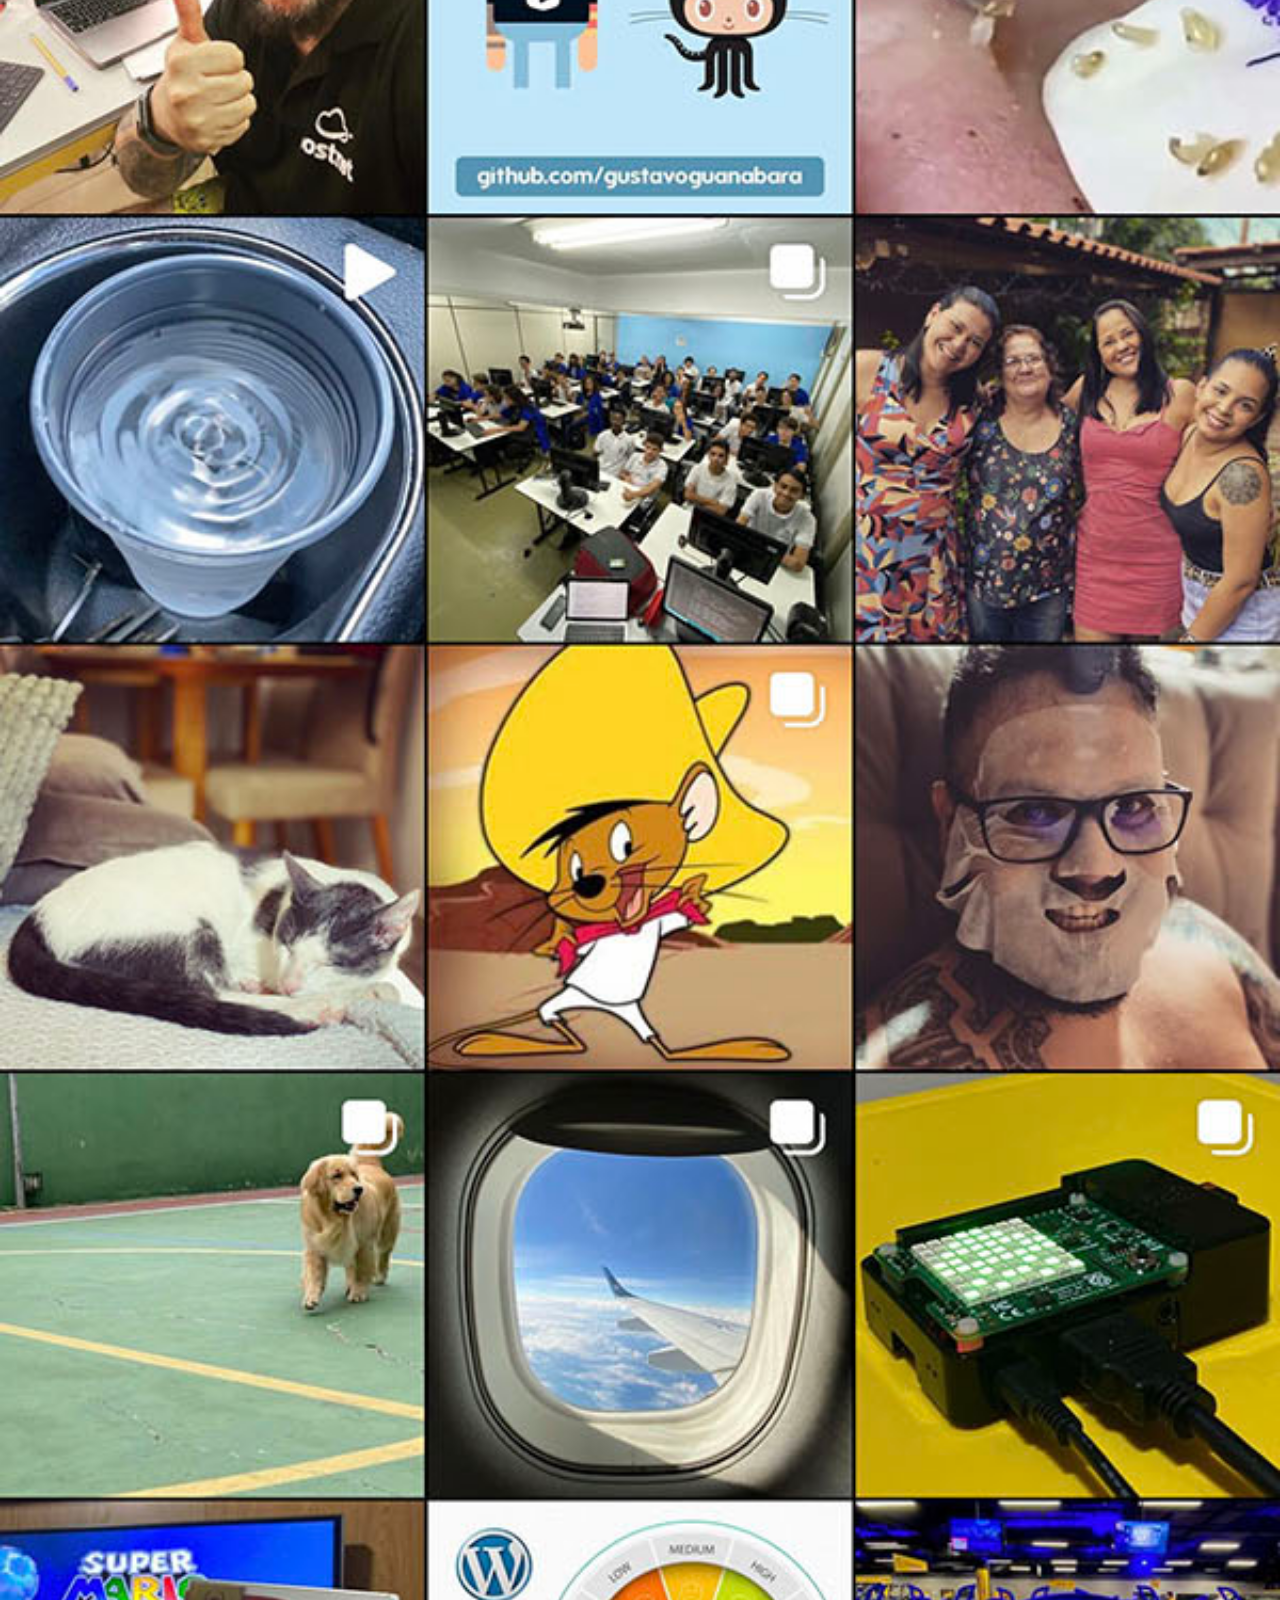
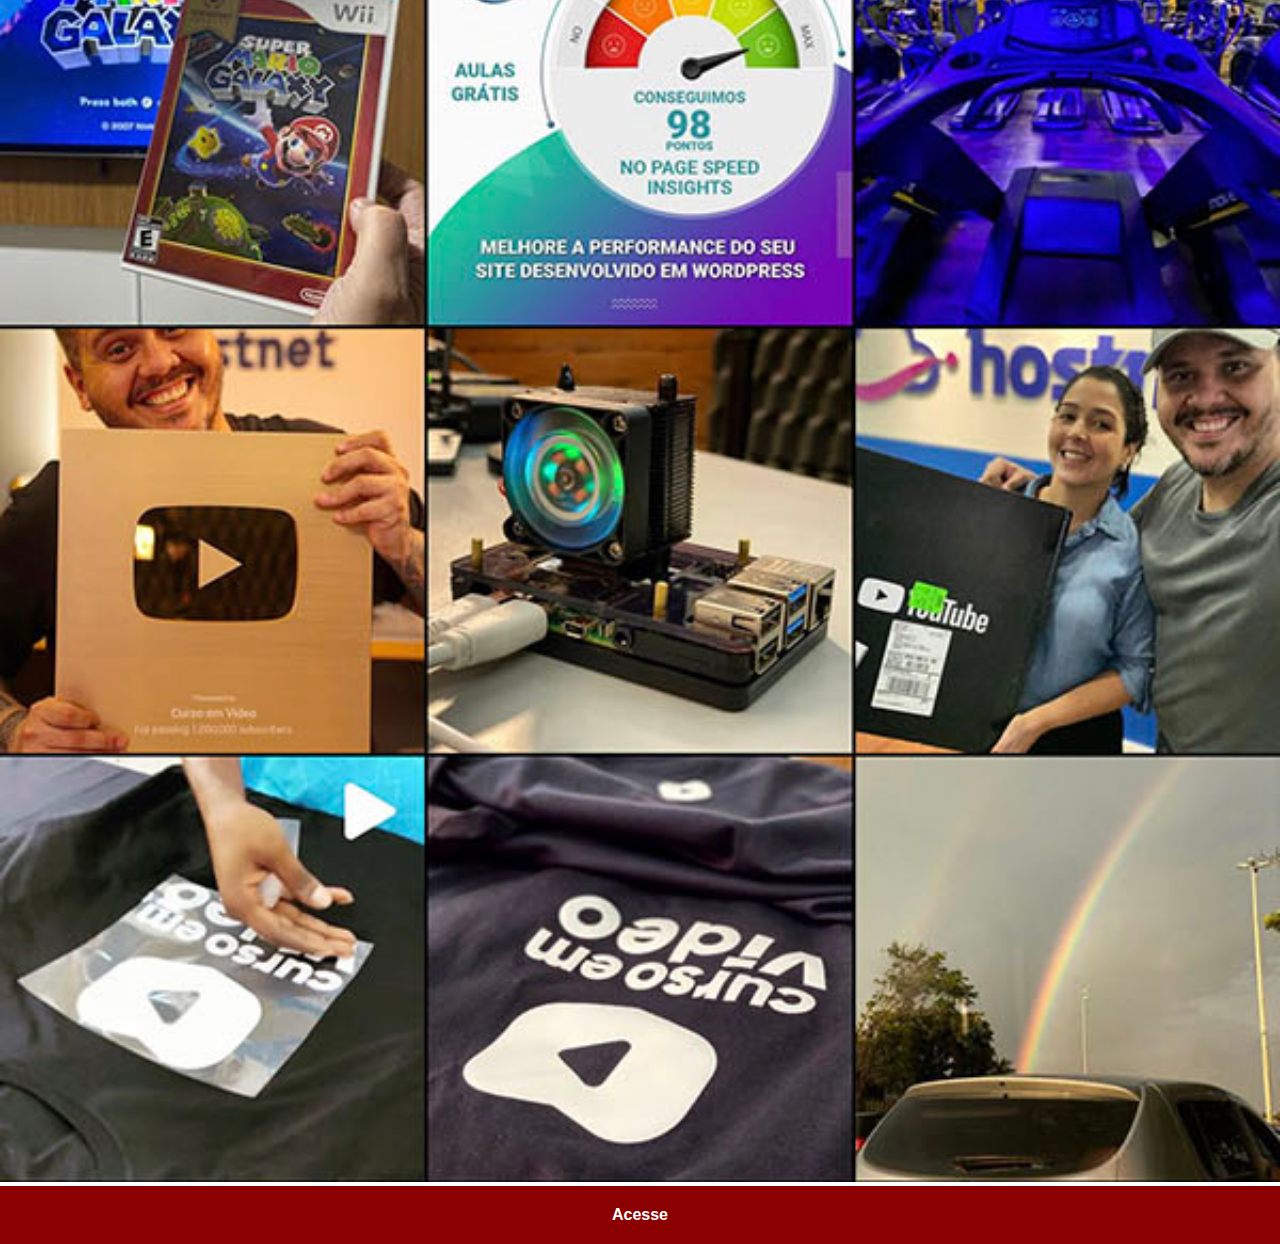
<file: instagram.html>
<!DOCTYPE html>
<html lang="pt-br">
<head>
    <meta charset="UTF-8">
    <meta name="viewport" content="width=device-width, initial-scale=1.0">
    <title>Instagram</title>
    <link rel="stylesheet" href="estilos/social.css">
</head>
<body>
    <img src="imagens/tela-instagram.jpg" alt="Instagram">
    <a href="https://www.instagram.com/gustavoguanabara/">Acesse</a>
</body>
</html>
</file>
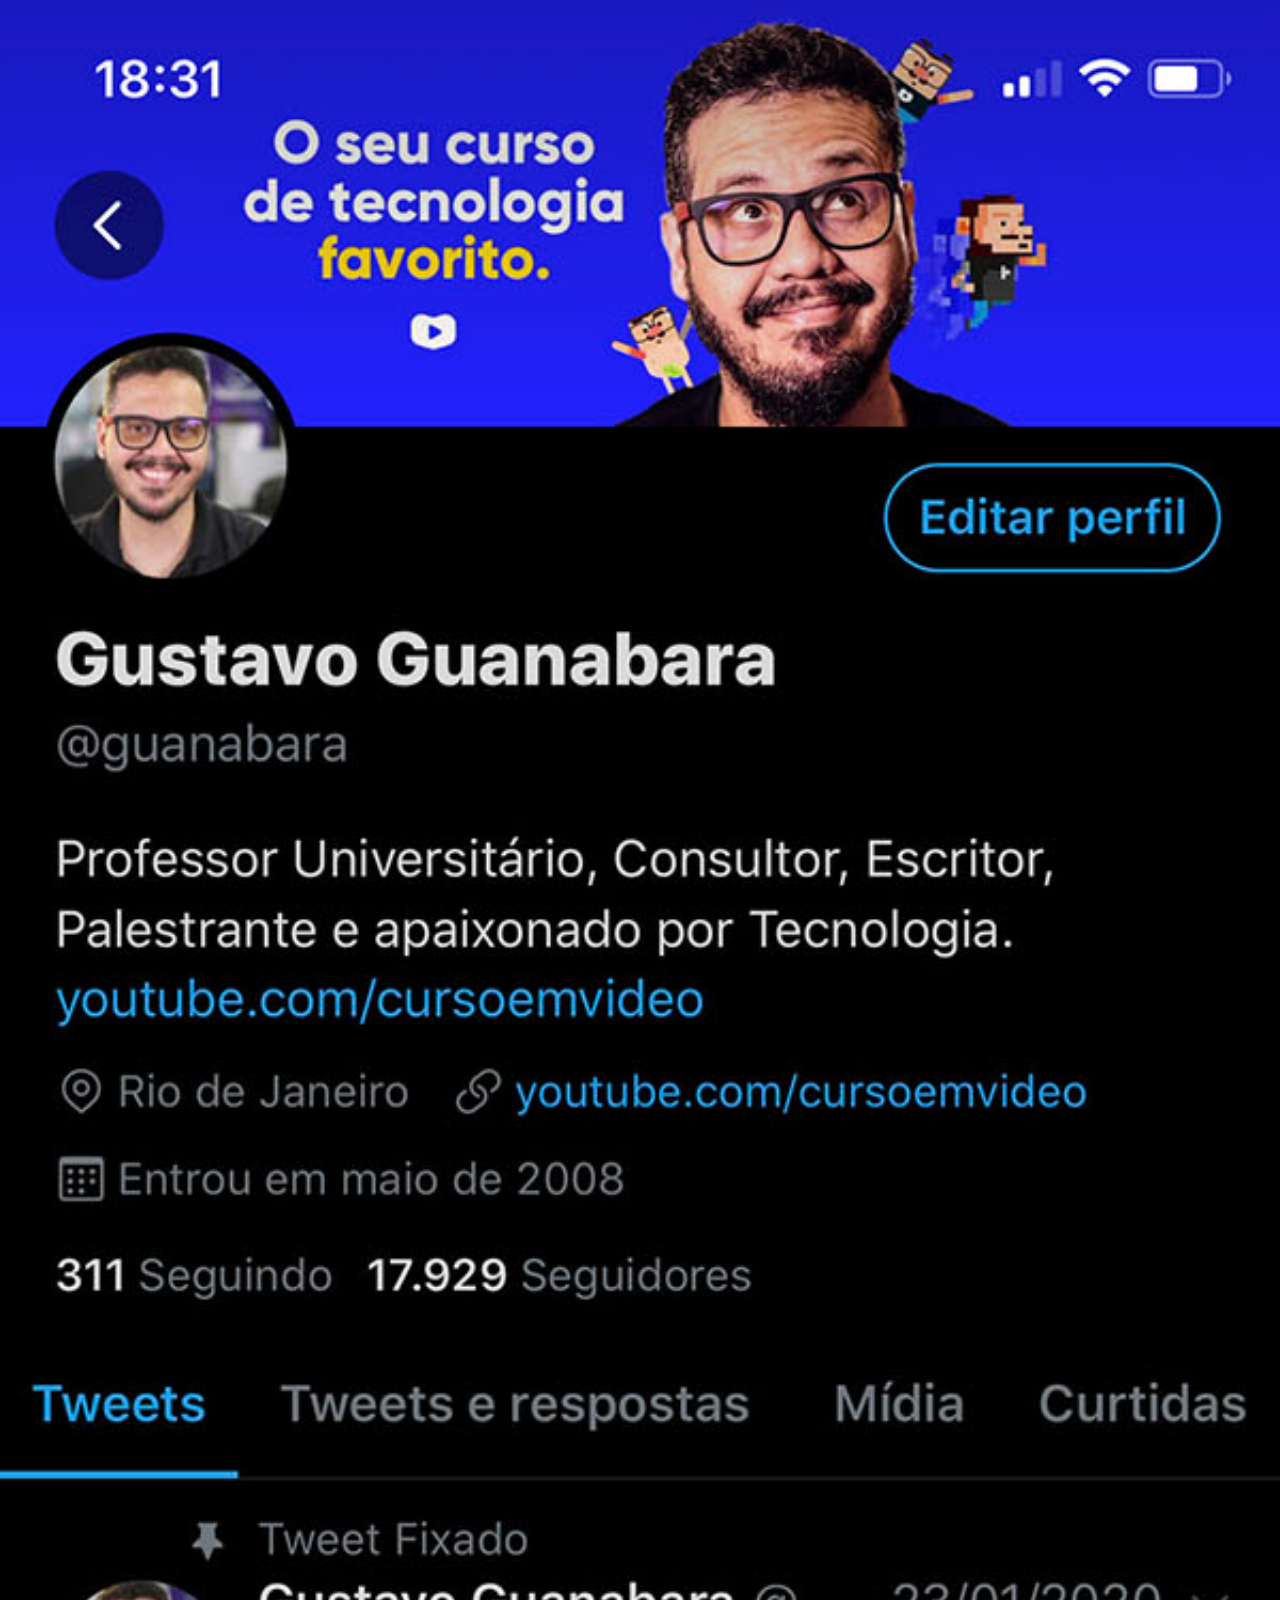
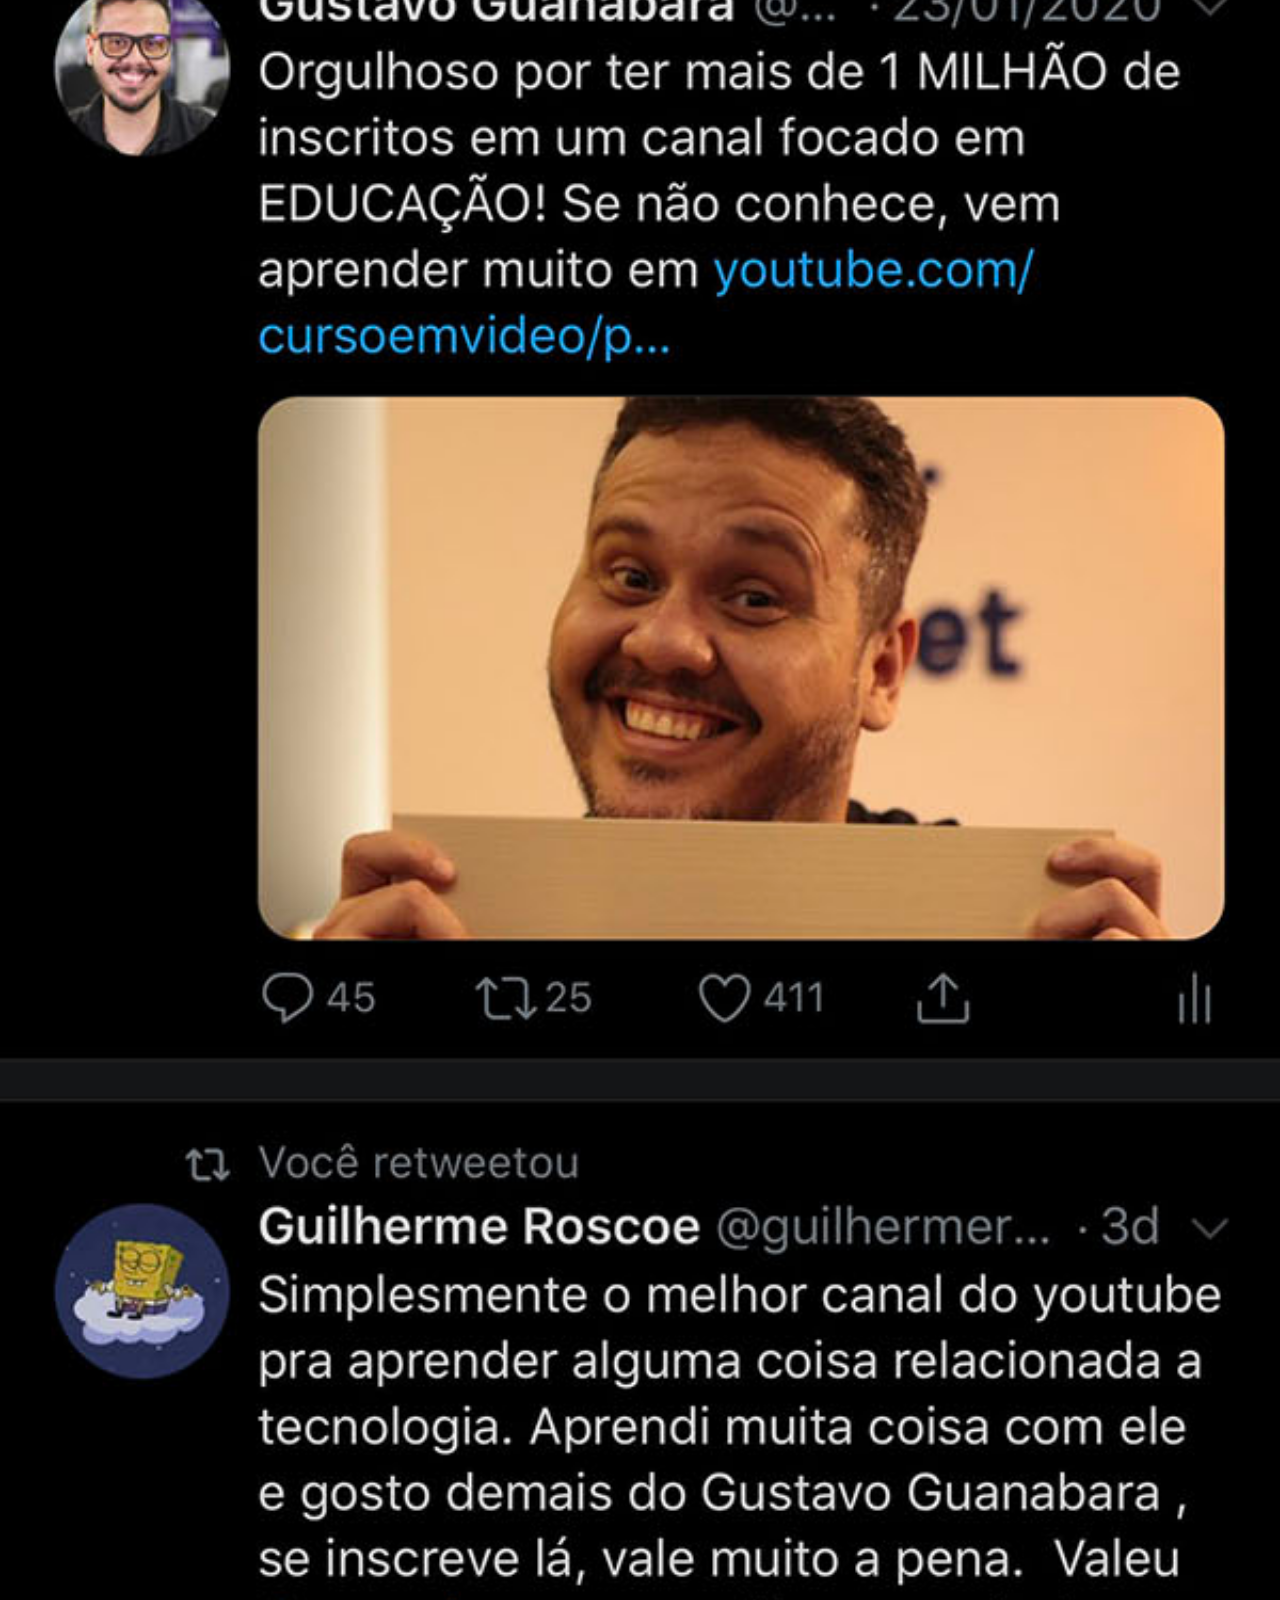
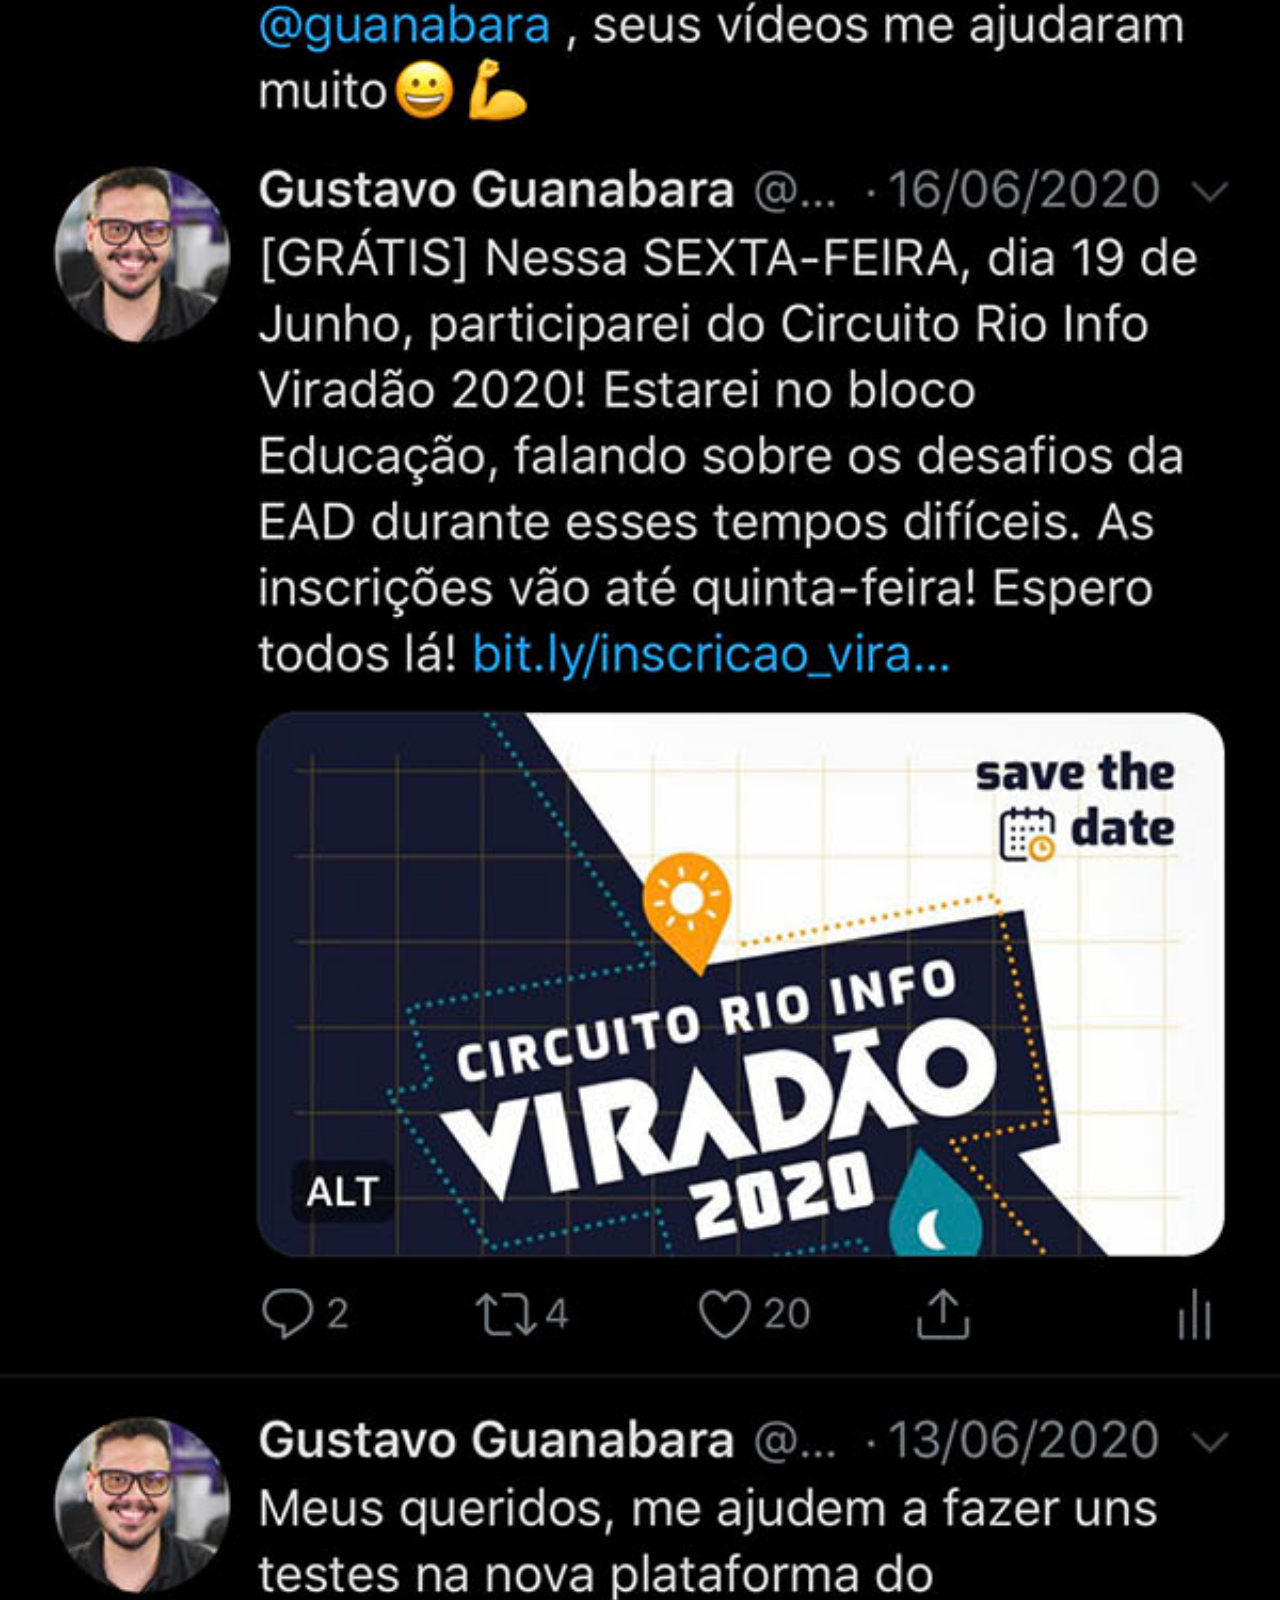
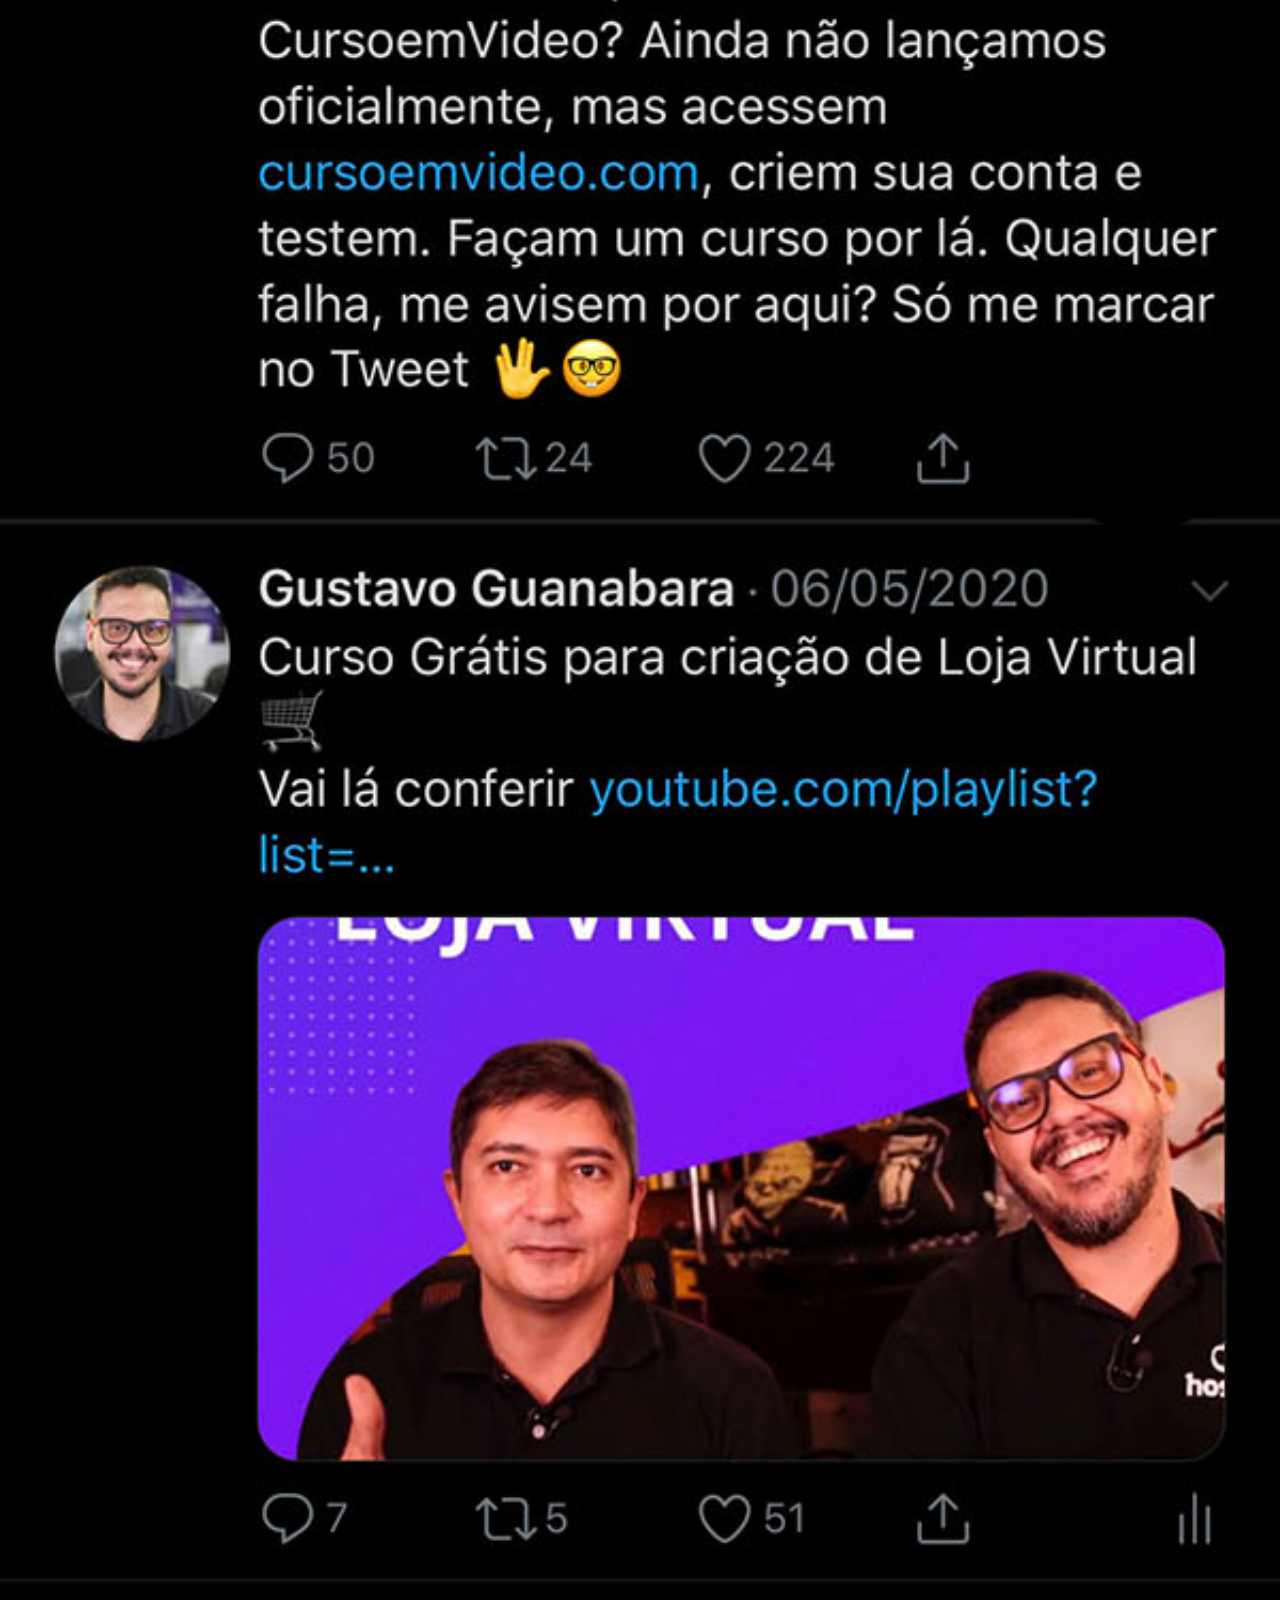
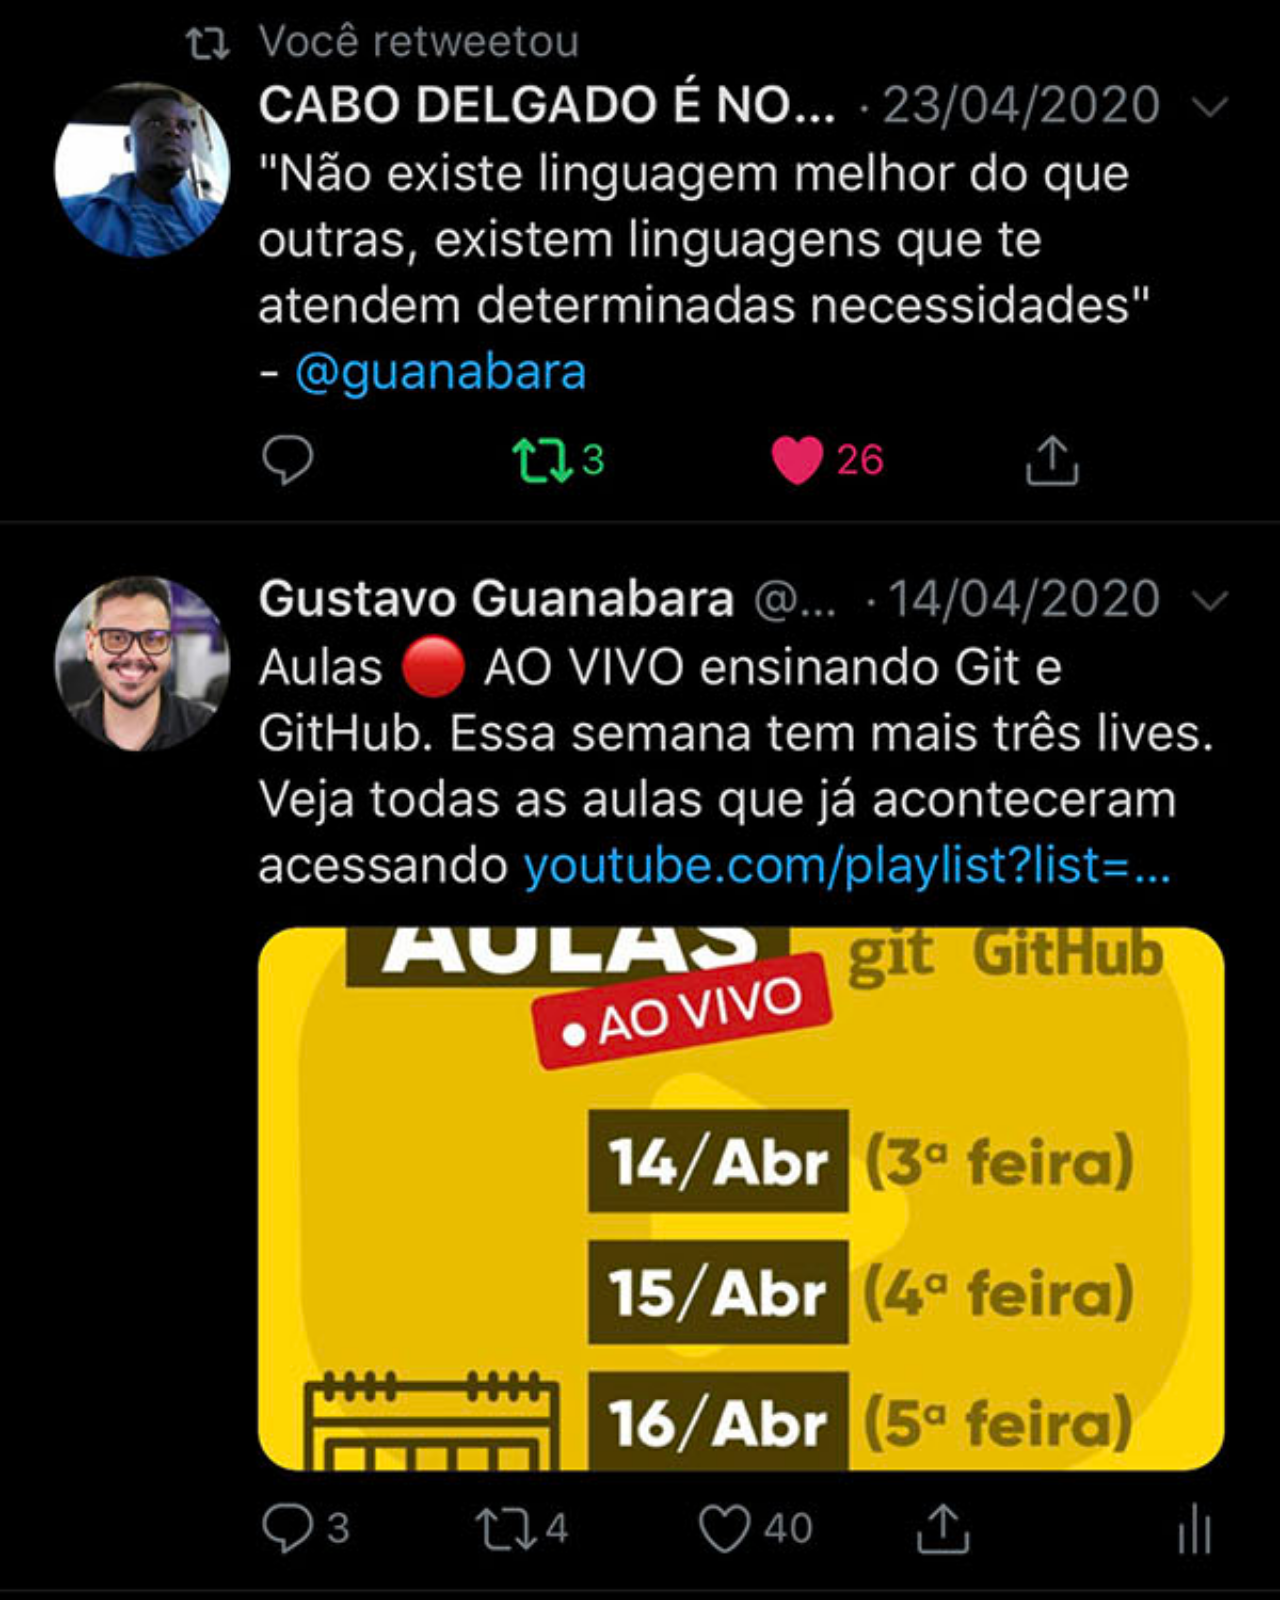
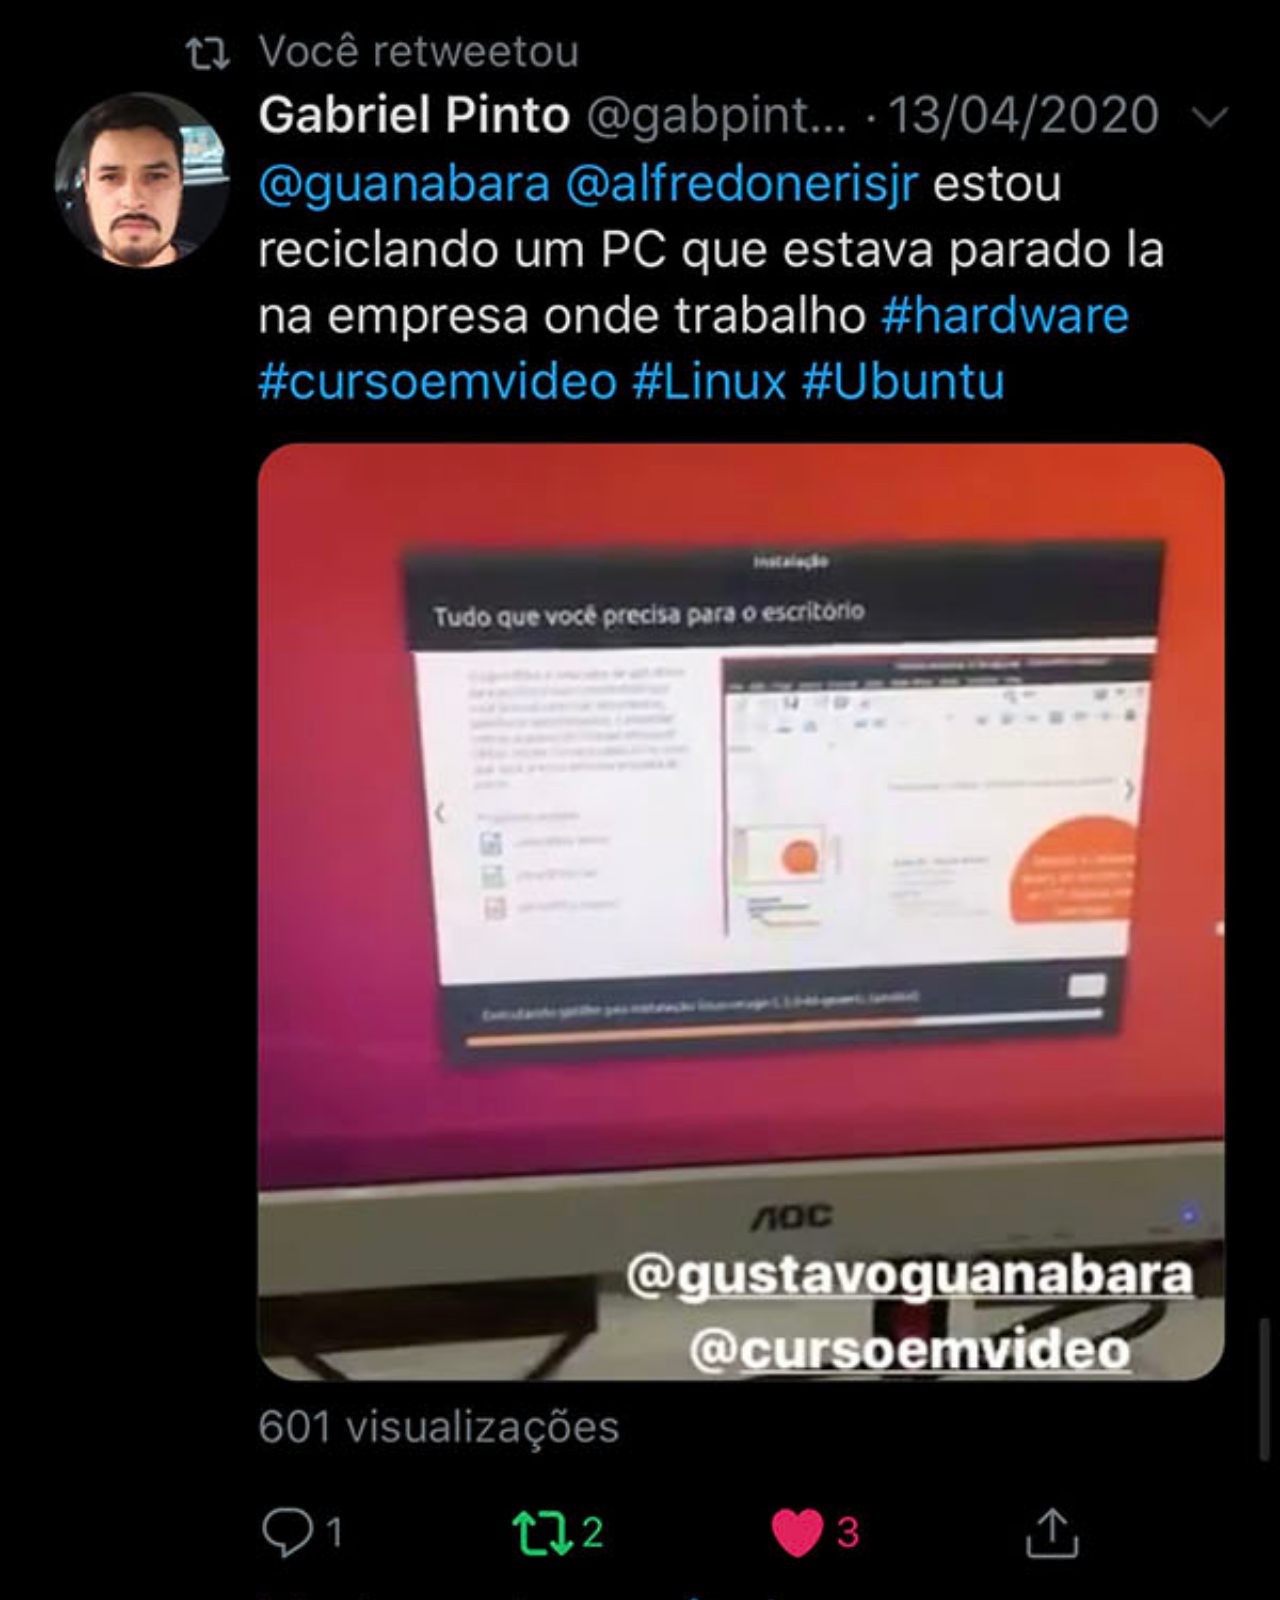
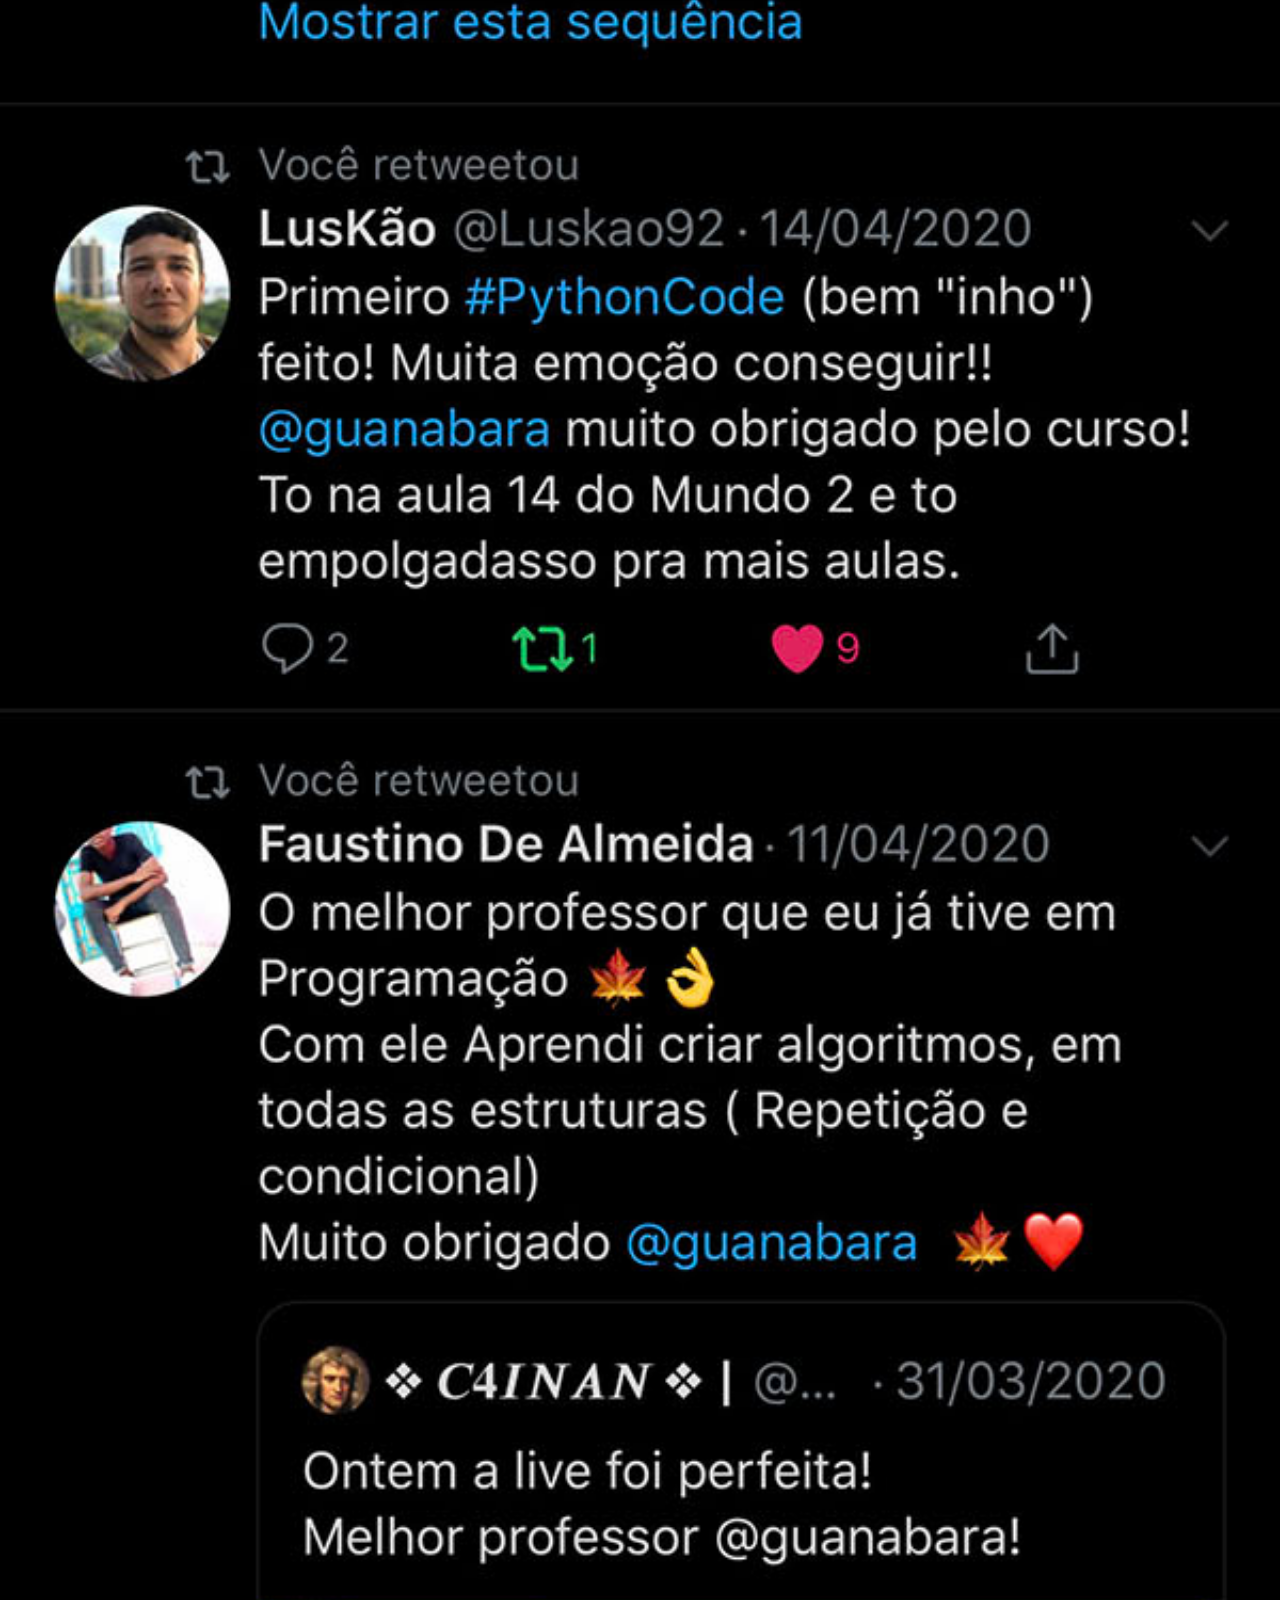
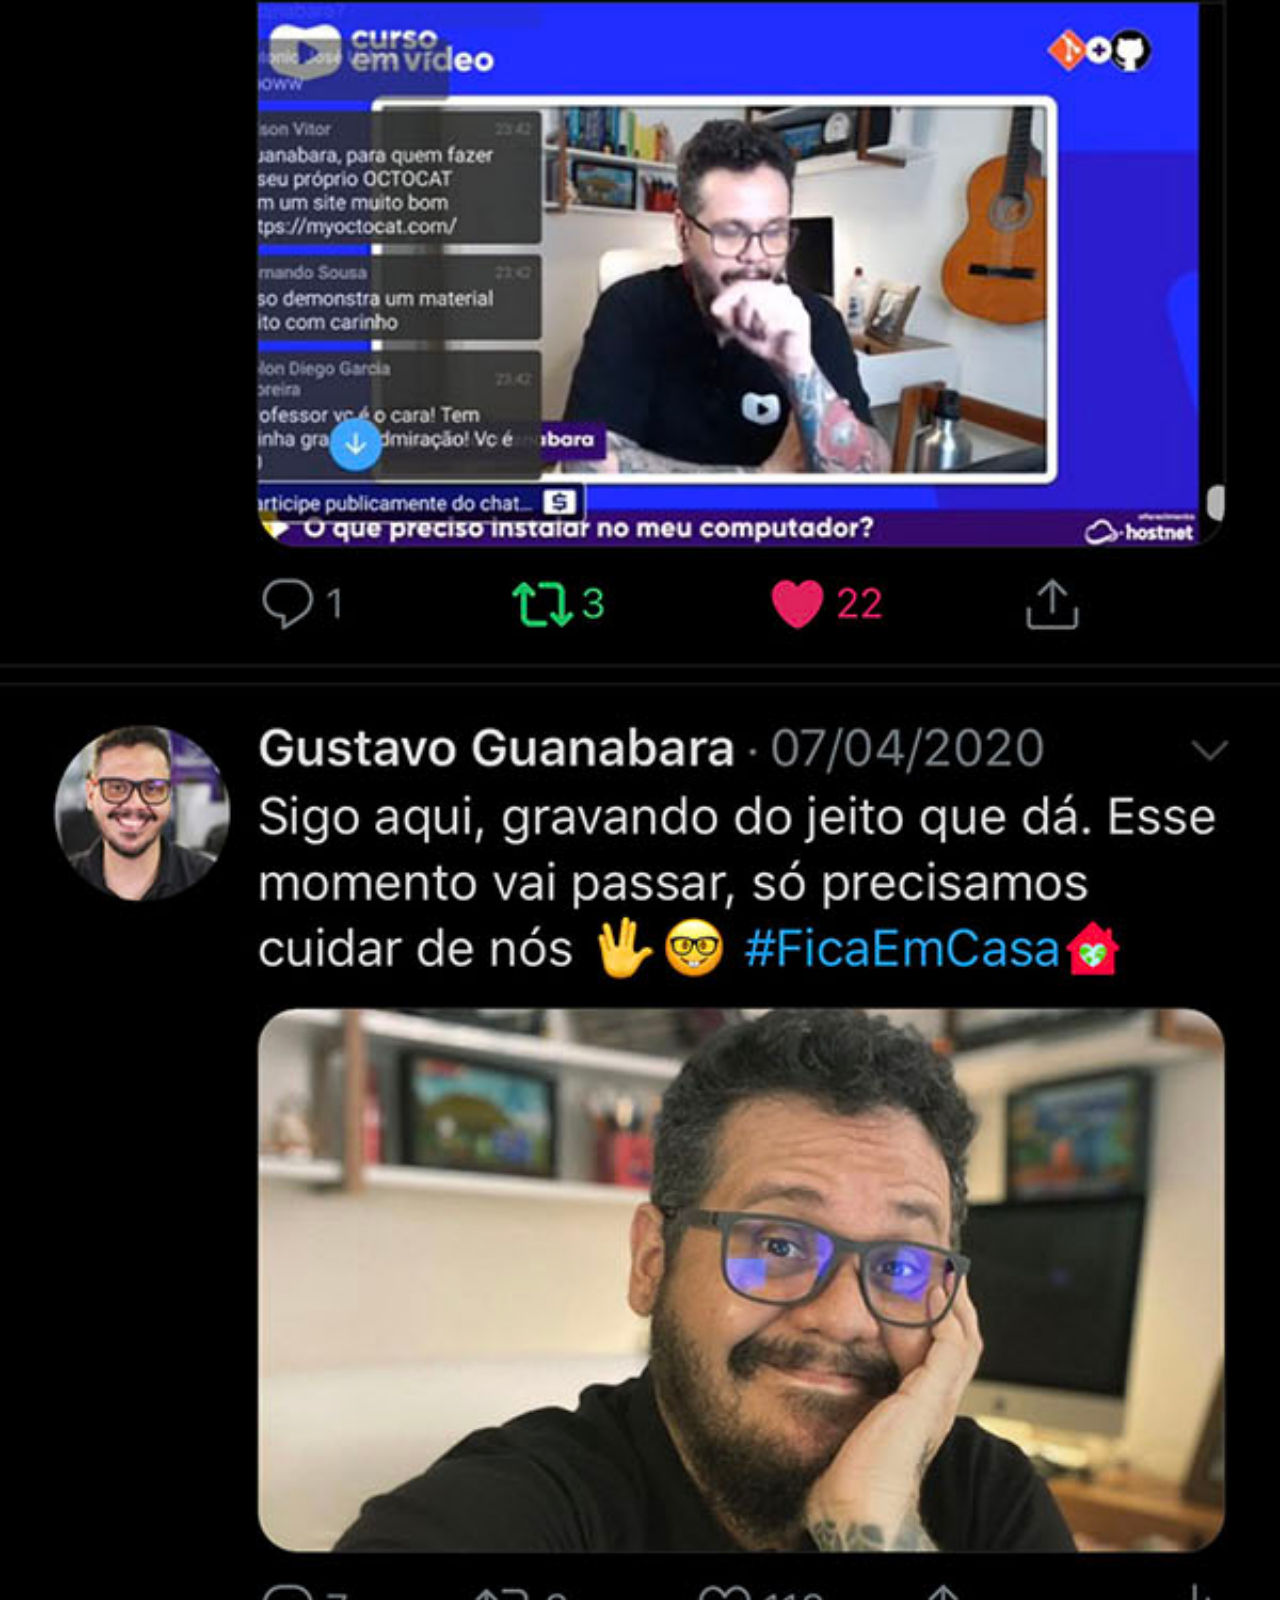
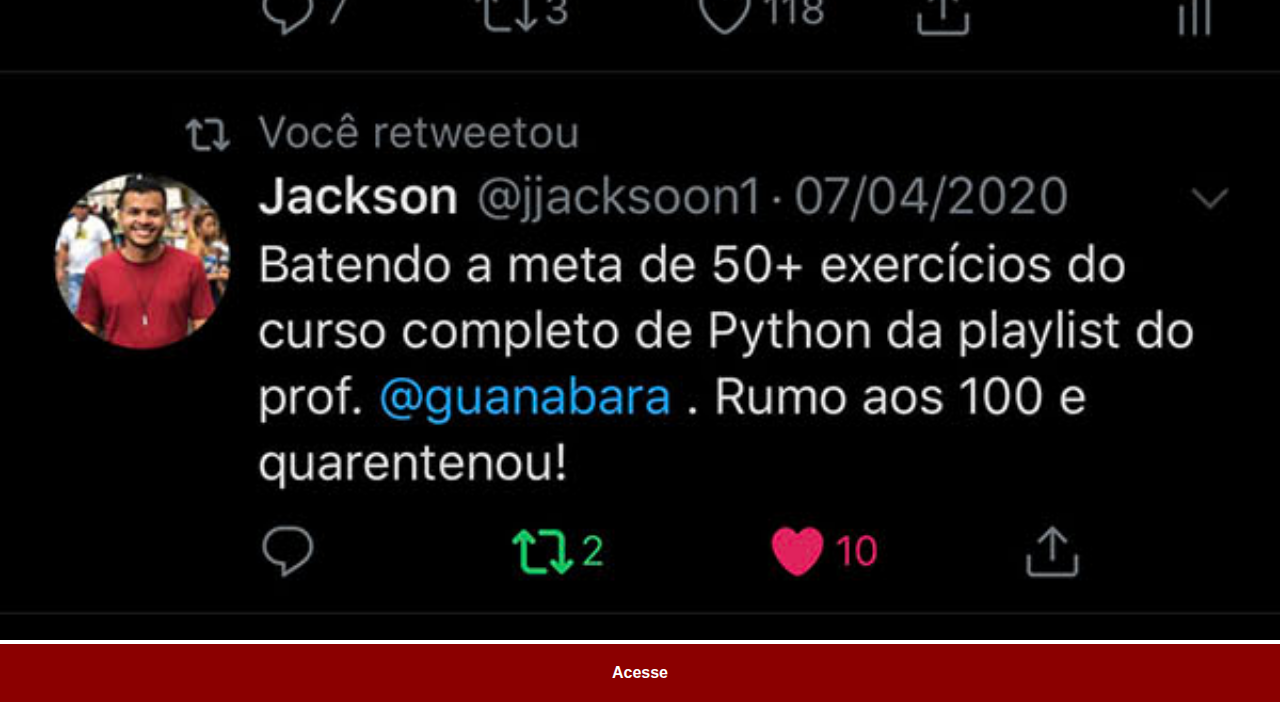
<file: Twitter.html>
<!DOCTYPE html>
<html lang="pt-br">
<head>
    <meta charset="UTF-8">
    <meta name="viewport" content="width=device-width, initial-scale=1.0">
    <title>Twitter</title>
    <link rel="stylesheet" href="estilos/social.css">
</head>
<body>
    <img src="imagens/tela-twitter.jpg" alt="Twitter">
    <a href="https://x.com/guanabara">Acesse</a>
</body>
</html>
</file>
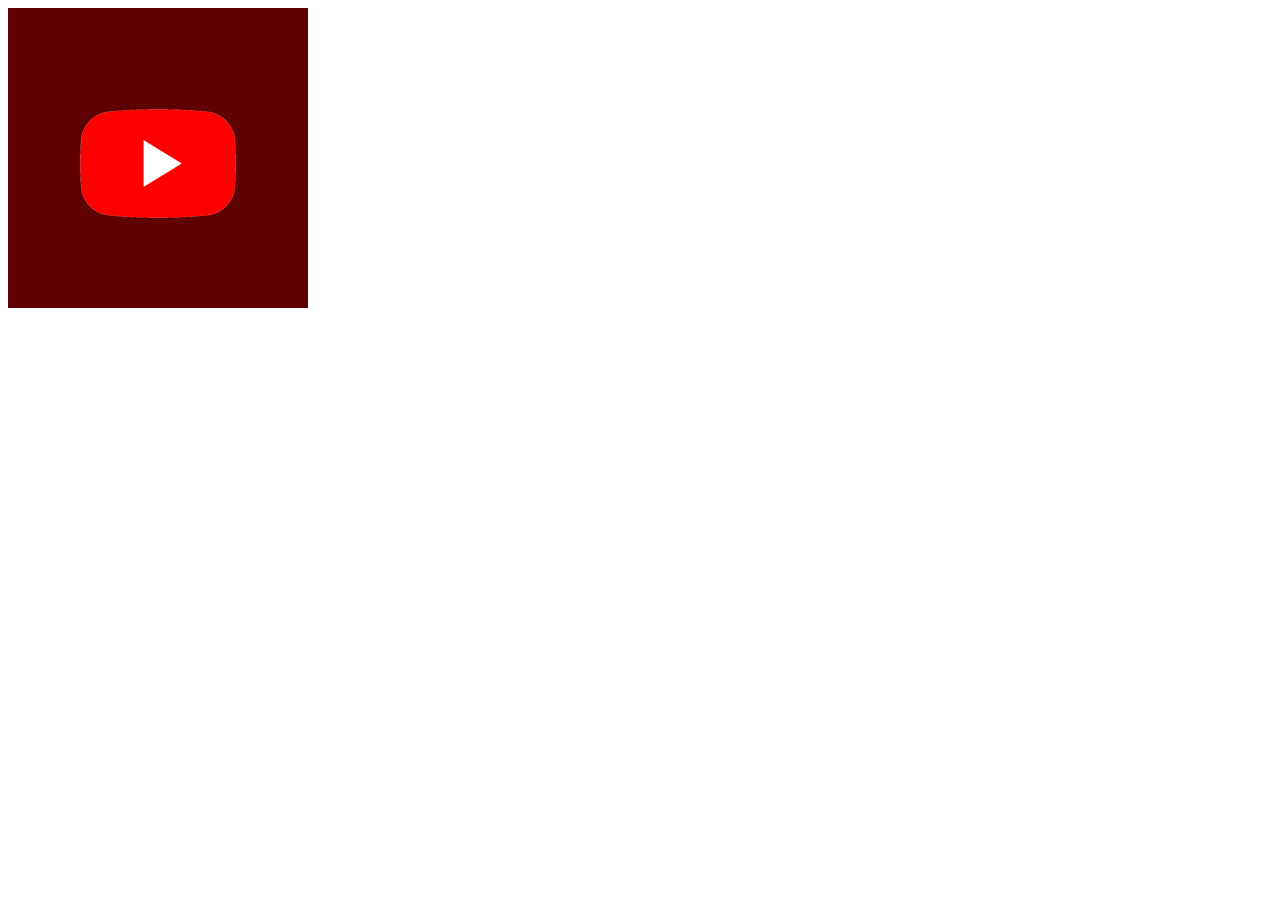
<file: youtube.html>
<!DOCTYPE html>
<html lang="pt-br">
<head>
    <meta charset="UTF-8">
    <meta name="viewport" content="width=device-width, initial-scale=1.0">
    <title>Youtube</title>
</head>
<body>
    <img src="imagens/logo-youtube.jpg" alt="Youtube"><a href=""></a>
</body>
</html>
</file>
<file: estilos/style.css>
@charset "UTF-8";

*{
    margin: 0px;
    padding: 0px;
    font-family: Arial, Helvetica, sans-serif;
}

html, body{
    height: 100vh;
    width: 100vw;
    color: rgb(0, 0, 0);
}
body{
    background: url(../imagens/fundo-madeira.jpg) no-repeat top center;
    background-size: cover;
    background-attachment: fixed;

}
main{
    position: relative;
    height: 100vh;
   

}
section#telefone{
    position: absolute;
    left: 50%;
    top: 50%;
    transform: translate(-50%, -50%);
    height: 627px;
    width: 311px;
    background-color: darkgreen;
    background: url(../imagens/frame-iphone.png) no-repeat;
}
iframe#tela{
    position: relative;
    top: 80px;
    left: 22px;
    height: 471px;
    width: 267px;
}
section#redes-sociais{
    text-align: right;
}
section#redes-sociais img{
    margin: 10px;
    width: 55px;
    border-radius: 50%;
    box-shadow: 3px 3px 8px 2px #00000092;
    box-sizing: border-box;
}
section#redes-sociais img:hover{
    border: 2px solid rgba(255, 255, 255, 0.632);
    transform: translate(-3px, -3px);
    box-shadow: 6px 6px 16px 4px #00000092;
    transition: .3s border.1s;
}

footer{
    background-color: black;
    color: white;
    text-align: center;
    text-decoration: none;
    padding: 5px;
    display: block;
    width: 100vw;
}
footer a{
    font-weight: bolder;
    color: white;
    text-decoration: none;
}

footer a:visited{
    text-decoration: none;
}
footer a:hover{
    text-decoration: underline;
    
}
</file>
<file: estilos/social.css>
@charset "UTF-8";
       *{
            margin: 0px;
            padding: 0px;
            font-family: Arial, Helvetica, sans-serif;
        }
        ::-webkit-scrollbar{
            width: 0px;
            height: 0px;
        }
        img{
            width: 100vw;
        }
        a{
            display: block;
            background-color: darkred;
            color: white;
            padding: 20px;
            text-align: center;
            font-weight: bolder;
            text-decoration: none;
        }
        a:hover{
            background-color: red;
        }
</file>
